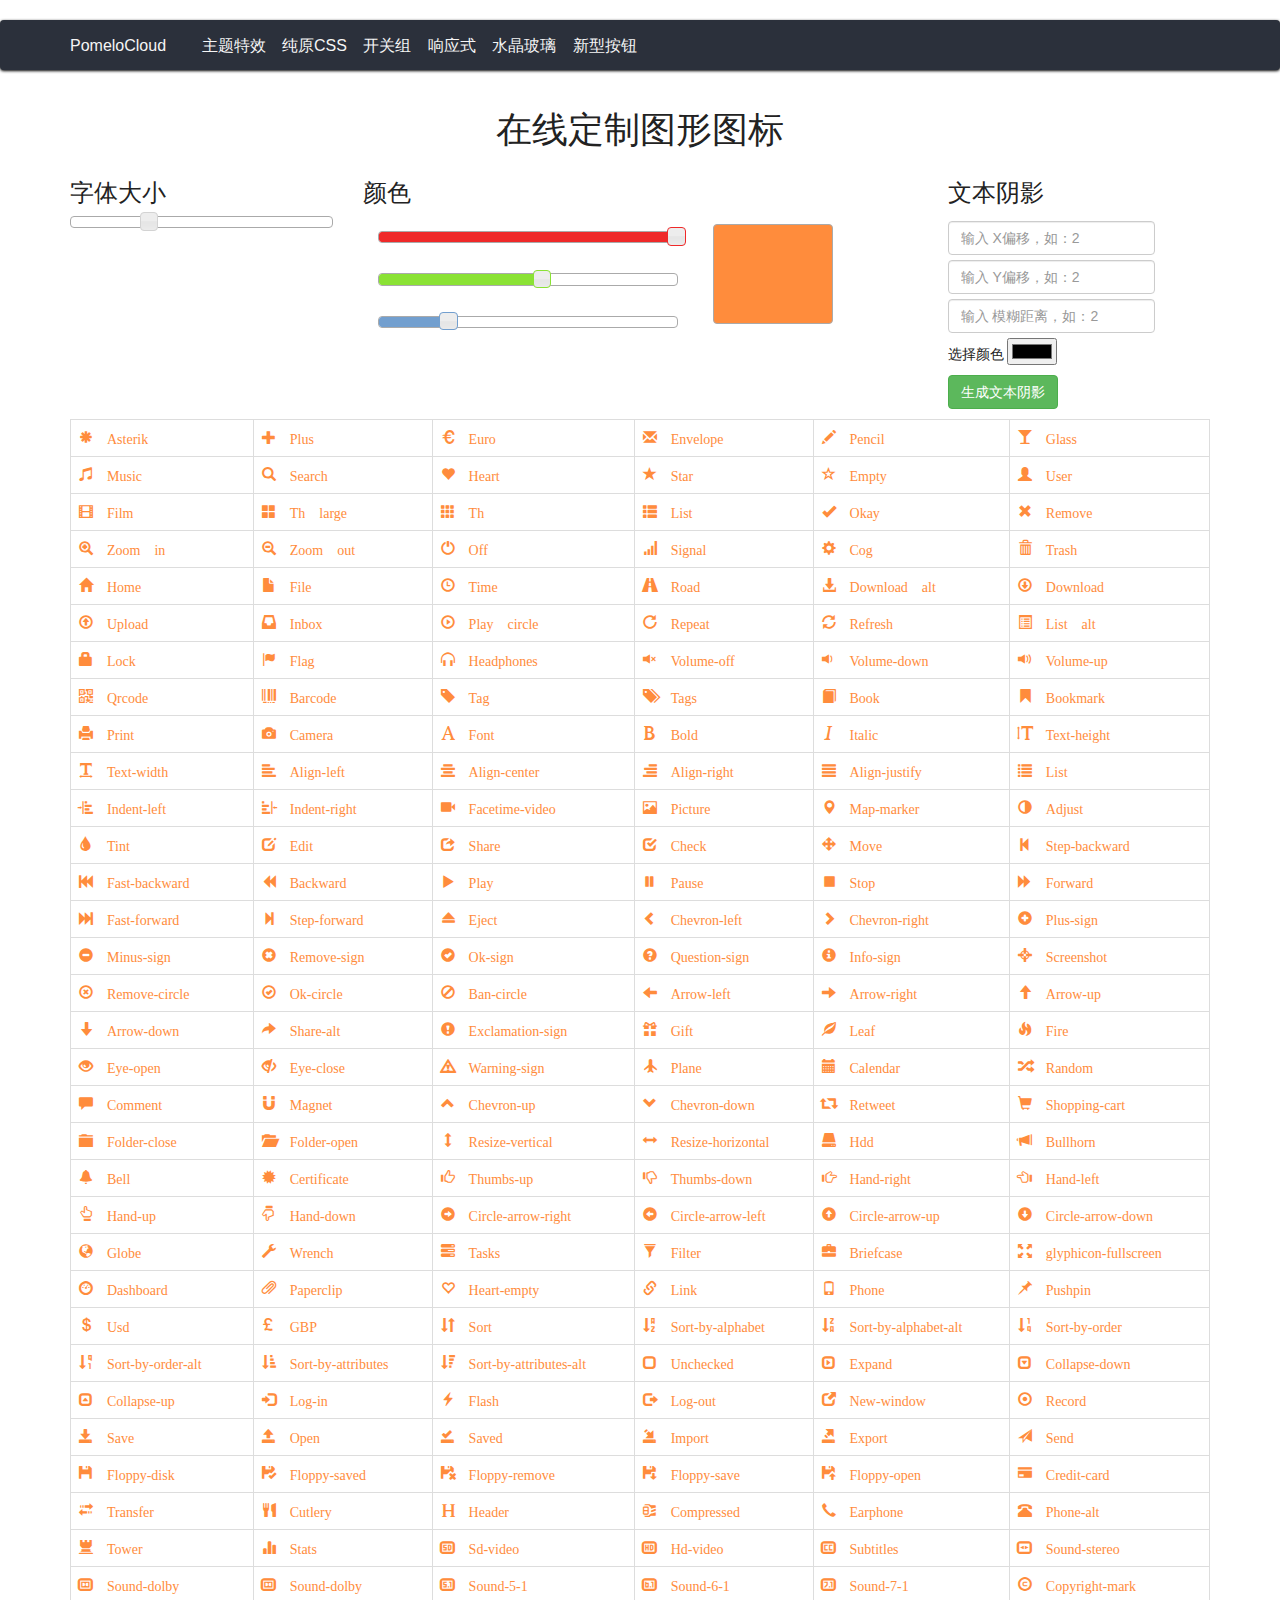
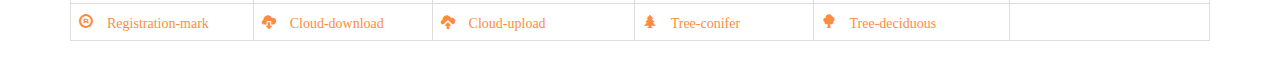
<file: view-effect-display/Glyphicons/index.html>
<!DOCTYPE html>
<html>
<head>
  <meta http-equiv="Content-Type" content="text/html; charset=UTF-8">
  <title>在线定制图形图标 - PomeloCloud</title>
  <meta name="viewport" content="width=device-width, initial-scale=1.0">
  <meta name="apple-mobile-web-app-capable" content="yes">
  <meta name="keywords" content="icon,font,customize,glyphicons,bootstrap,jQuery,字形,图标,免费图标,在线制作图标,免费字体">
  <link rel="icon" href="https://file.uzykj.com/favicon.ico">
  <link rel="stylesheet" href="./public/bootstrap.min.css" media="screen">
  <link rel="stylesheet" href="./public/jquery-ui.css">
  <link rel="stylesheet" href="./public/index.css">

  <script src="./public/jquery.min.js"></script>
  <script src="./public/jquery-ui.min.js"></script>
  <script src="https://apps.bdimg.com/libs/html5shiv/3.7/html5shiv.min.js"></script>
  <script src="https://apps.bdimg.com/libs/respond.js/1.4.2/respond.js"></script>
</head>
<body class="ui-widget-content" style="border: 0;">
<header class="navbar">
  <div class="container">
        <span>
            <a href="https://pomelo.work">PomeloCloud</a>
        </span>
    <ul>
      <li><a href="https://pomelo.work/BootstrapExtend/index.html" target="_blank">主题特效</a></li>
      <li><a href="https://pomelo.work/BootstrapExtend/css-checkbox-radios.html">纯原CSS</a></li>
      <li><a href="https://pomelo.work/BootstrapExtend/power-button-group.html">开关组</a></li>
      <li><a href="https://pomelo.work/NiceButton/index.html">响应式</a></li>
      <li><a href="https://pomelo.work/NiceButton/crystal-glass.html">水晶玻璃</a></li>
      <li><a href="https://pomelo.work/NiceButton/newbutton.html">新型按钮</a></li>
    </ul>
  </div>
</header>
<div class="container">
  <div class="row">
    <div class="col-lg-12 col-md-12 text-center">
      <h1>在线定制图形图标</h1>
    </div>
    <div class="col-lg-3">
      <h3>字体大小</h3>
      <div id="slider" class="ui-slider ui-slider-horizontal ui-widget ui-widget-content ui-corner-all"
           aria-disabled="false">
        <a class="ui-slider-handle ui-state-default ui-corner-all"
           href="https://www.runoob.com/try/demo_source/bootstrap-glyph-customization.htm#"
           style="left: 30%;"></a>
      </div>
      <p id="slider-value"></p>
    </div>
    <div class="col-lg-6">
      <h3>颜色</h3>
      <div id="red" class="ui-slider ui-slider-horizontal ui-widget ui-widget-content ui-corner-all"
           aria-disabled="false">
        <div class="ui-slider-range ui-widget-header ui-corner-all ui-slider-range-min"
             style="width: 100%;"></div>
        <a class="ui-slider-handle ui-state-default ui-corner-all"
           href="https://www.runoob.com/try/demo_source/bootstrap-glyph-customization.htm#"
           style="left: 100%;"></a></div>
      <div id="green" class="ui-slider ui-slider-horizontal ui-widget ui-widget-content ui-corner-all"
           aria-disabled="false">
        <div class="ui-slider-range ui-widget-header ui-corner-all ui-slider-range-min"
             style="width: 54.902%;"></div>
        <a class="ui-slider-handle ui-state-default ui-corner-all"
           href="https://www.runoob.com/try/demo_source/bootstrap-glyph-customization.htm#"
           style="left: 54.902%;"></a></div>
      <div id="blue" class="ui-slider ui-slider-horizontal ui-widget ui-widget-content ui-corner-all"
           aria-disabled="false">
        <div class="ui-slider-range ui-widget-header ui-corner-all ui-slider-range-min"
             style="width: 23.5294%;"></div>
        <a class="ui-slider-handle ui-state-default ui-corner-all"
           href="https://www.runoob.com/try/demo_source/bootstrap-glyph-customization.htm#"
           style="left: 23.5294%;"></a></div>
      <div id="swatch" class="ui-widget-content ui-corner-all" style="background-color: rgb(255, 140, 60);"></div>
    </div>
    <div class="col-lg-3">
      <h3>文本阴影</h3>
      <form class="form-inline" role="form">
        <div class="form-group">
          <label class="sr-only" for="offsetx">Offset X</label>
          <input type="text" class="form-control" id="offsetx" placeholder="输入 X偏移，如：2">
        </div>
        <div class="form-group">
          <label class="sr-only" for="offsety">Offset Y</label>
          <input type="text" class="form-control" id="offsety" placeholder="输入 Y偏移，如：2">
        </div>
        <div class="form-group">
          <label class="sr-only" for="blur">Blur distance</label>
          <input type="text" class="form-control" id="blur" placeholder="输入 模糊距离，如：2">
        </div>
        <div style="width: 100%">
          选择颜色 <input type="color" id="color" value="#000000" list="colors">
          <div class="alert alert-error" style="display:none;">input[type=color] is not available on your
            browser
          </div>
          <datalist id="colors">
            <option>#ff0000</option>
            <option>#0000ff</option>
            <option>#00ff00</option>
            <option>#ffff00</option>
            <option>#00ffff</option>
            <option>#f00</option> <!--invalid-->
            <option>red</option> <!--invalid-->
          </datalist>
        </div>
        <button type="button" class="btn btn-success" style="margin: 10px 0 10px 0" onclick="CreateShadow();">
          生成文本阴影
        </button>
      </form>
    </div>
  </div>
  <div class="row">
    <div class="col-lg-12">
      <p id="code" style="display: none"></p>
      <table class="table table-bordered">
        <tbody>
        <tr>
          <td><span class="glyphicon glyphicon-asterisk" style="color: rgb(255, 140, 60);"> Asterik</span>
          </td>
          <td><span class="glyphicon glyphicon-plus" style="color: rgb(255, 140, 60);"> Plus</span></td>
          <td><span class="glyphicon glyphicon-euro" style="color: rgb(255, 140, 60);"> Euro</span></td>
          <td><span class="glyphicon glyphicon-envelope" style="color: rgb(255, 140, 60);"> Envelope</span>
          </td>
          <td><span class="glyphicon glyphicon-pencil" style="color: rgb(255, 140, 60);"> Pencil</span></td>
          <td><span class="glyphicon glyphicon-glass" style="color: rgb(255, 140, 60);"> Glass</span></td>
        </tr>
        <tr>
          <td><span class="glyphicon glyphicon-music" style="color: rgb(255, 140, 60);"> Music</span></td>
          <td><span class="glyphicon glyphicon-search" style="color: rgb(255, 140, 60);"> Search</span></td>
          <td><span class="glyphicon glyphicon-heart" style="color: rgb(255, 140, 60);"> Heart</span></td>
          <td><span class="glyphicon glyphicon-star" style="color: rgb(255, 140, 60);"> Star</span></td>
          <td><span class="glyphicon glyphicon-star-empty" style="color: rgb(255, 140, 60);"> Empty</span>
          </td>
          <td><span class="glyphicon glyphicon-user" style="color: rgb(255, 140, 60);"> User</span></td>
        </tr>
        <tr>
          <td><span class="glyphicon glyphicon-film" style="color: rgb(255, 140, 60);"> Film</span></td>
          <td><span class="glyphicon glyphicon-th-large" style="color: rgb(255, 140, 60);"> Th large</span>
          </td>
          <td><span class="glyphicon glyphicon-th" style="color: rgb(255, 140, 60);"> Th</span></td>
          <td><span class="glyphicon glyphicon-th-list" style="color: rgb(255, 140, 60);"> List</span></td>
          <td><span class="glyphicon glyphicon-ok" style="color: rgb(255, 140, 60);"> Okay</span></td>
          <td><span class="glyphicon glyphicon-remove" style="color: rgb(255, 140, 60);"> Remove</span></td>
        </tr>
        <tr>
          <td><span class="glyphicon glyphicon-zoom-in" style="color: rgb(255, 140, 60);"> Zoom in</span></td>
          <td><span class="glyphicon glyphicon-zoom-out" style="color: rgb(255, 140, 60);"> Zoom out</span>
          </td>
          <td><span class="glyphicon glyphicon-off" style="color: rgb(255, 140, 60);"> Off</span></td>
          <td><span class="glyphicon glyphicon-signal" style="color: rgb(255, 140, 60);"> Signal</span></td>
          <td><span class="glyphicon glyphicon-cog" style="color: rgb(255, 140, 60);"> Cog</span></td>
          <td><span class="glyphicon glyphicon-trash" style="color: rgb(255, 140, 60);"> Trash</span></td>
        </tr>
        <tr>
          <td><span class="glyphicon glyphicon-home" style="color: rgb(255, 140, 60);"> Home</span></td>
          <td><span class="glyphicon glyphicon-file" style="color: rgb(255, 140, 60);"> File</span></td>
          <td><span class="glyphicon glyphicon-time" style="color: rgb(255, 140, 60);"> Time</span></td>
          <td><span class="glyphicon glyphicon-road" style="color: rgb(255, 140, 60);"> Road</span></td>
          <td><span class="glyphicon glyphicon-download-alt"
                    style="color: rgb(255, 140, 60);"> Download alt</span></td>
          <td><span class="glyphicon glyphicon-download" style="color: rgb(255, 140, 60);"> Download</span>
          </td>
        </tr>
        <tr>
          <td><span class="glyphicon glyphicon-upload" style="color: rgb(255, 140, 60);"> Upload</span></td>
          <td><span class="glyphicon glyphicon-inbox" style="color: rgb(255, 140, 60);"> Inbox</span></td>
          <td><span class="glyphicon glyphicon-play-circle"
                    style="color: rgb(255, 140, 60);"> Play circle</span></td>
          <td><span class="glyphicon glyphicon-repeat" style="color: rgb(255, 140, 60);"> Repeat</span></td>
          <td><span class="glyphicon glyphicon-refresh" style="color: rgb(255, 140, 60);"> Refresh</span></td>
          <td><span class="glyphicon glyphicon-list-alt" style="color: rgb(255, 140, 60);"> List alt</span>
          </td>
        </tr>
        <tr>
          <td><span class="glyphicon glyphicon-lock" style="color: rgb(255, 140, 60);"> Lock</span></td>
          <td><span class="glyphicon glyphicon-flag" style="color: rgb(255, 140, 60);"> Flag</span></td>
          <td><span class="glyphicon glyphicon-headphones"
                    style="color: rgb(255, 140, 60);"> Headphones</span></td>
          <td><span class="glyphicon glyphicon-volume-off"
                    style="color: rgb(255, 140, 60);"> Volume-off</span></td>
          <td><span class="glyphicon glyphicon-volume-down"
                    style="color: rgb(255, 140, 60);"> Volume-down</span></td>
          <td><span class="glyphicon glyphicon-volume-up" style="color: rgb(255, 140, 60);"> Volume-up</span>
          </td>
        </tr>
        <tr>
          <td><span class="glyphicon glyphicon-qrcode" style="color: rgb(255, 140, 60);"> Qrcode</span></td>
          <td><span class="glyphicon glyphicon-barcode" style="color: rgb(255, 140, 60);"> Barcode</span></td>
          <td><span class="glyphicon glyphicon-tag" style="color: rgb(255, 140, 60);"> Tag</span></td>
          <td><span class="glyphicon glyphicon-tags" style="color: rgb(255, 140, 60);"> Tags</span></td>
          <td><span class="glyphicon glyphicon-book" style="color: rgb(255, 140, 60);"> Book</span></td>
          <td><span class="glyphicon glyphicon-bookmark" style="color: rgb(255, 140, 60);"> Bookmark</span>
          </td>
        </tr>
        <tr>
          <td><span class="glyphicon glyphicon-print" style="color: rgb(255, 140, 60);"> Print</span></td>
          <td><span class="glyphicon glyphicon-camera" style="color: rgb(255, 140, 60);"> Camera</span></td>
          <td><span class="glyphicon glyphicon-font" style="color: rgb(255, 140, 60);"> Font</span></td>
          <td><span class="glyphicon glyphicon-bold" style="color: rgb(255, 140, 60);"> Bold</span></td>
          <td><span class="glyphicon glyphicon-italic" style="color: rgb(255, 140, 60);"> Italic</span></td>
          <td><span class="glyphicon glyphicon-text-height"
                    style="color: rgb(255, 140, 60);"> Text-height</span></td>
        </tr>
        <tr>
          <td><span class="glyphicon glyphicon-text-width"
                    style="color: rgb(255, 140, 60);"> Text-width</span></td>
          <td><span class="glyphicon glyphicon-align-left"
                    style="color: rgb(255, 140, 60);"> Align-left</span></td>
          <td><span class="glyphicon glyphicon-align-center"
                    style="color: rgb(255, 140, 60);"> Align-center</span></td>
          <td><span class="glyphicon glyphicon-align-right"
                    style="color: rgb(255, 140, 60);"> Align-right</span></td>
          <td><span class="glyphicon glyphicon-align-justify"
                    style="color: rgb(255, 140, 60);"> Align-justify</span></td>
          <td><span class="glyphicon glyphicon-list" style="color: rgb(255, 140, 60);">   List</span></td>
        </tr>
        <tr>
          <td><span class="glyphicon glyphicon-indent-left"
                    style="color: rgb(255, 140, 60);"> Indent-left</span></td>
          <td><span class="glyphicon glyphicon-indent-right"
                    style="color: rgb(255, 140, 60);"> Indent-right</span></td>
          <td><span class="glyphicon glyphicon-facetime-video" style="color: rgb(255, 140, 60);"> Facetime-video</span>
          </td>
          <td><span class="glyphicon glyphicon-picture" style="color: rgb(255, 140, 60);">  Picture</span>
          </td>
          <td><span class="glyphicon glyphicon-map-marker"
                    style="color: rgb(255, 140, 60);"> Map-marker</span></td>
          <td><span class="glyphicon glyphicon-adjust" style="color: rgb(255, 140, 60);">   Adjust</span></td>
        </tr>
        <tr>
          <td><span class="glyphicon glyphicon-tint" style="color: rgb(255, 140, 60);"> Tint</span></td>
          <td><span class="glyphicon glyphicon-edit" style="color: rgb(255, 140, 60);"> Edit</span></td>
          <td><span class="glyphicon glyphicon-share" style="color: rgb(255, 140, 60);"> Share</span></td>
          <td><span class="glyphicon glyphicon-check" style="color: rgb(255, 140, 60);">  Check</span></td>
          <td><span class="glyphicon glyphicon-move" style="color: rgb(255, 140, 60);"> Move</span></td>
          <td><span class="glyphicon glyphicon-step-backward"
                    style="color: rgb(255, 140, 60);"> Step-backward</span></td>
        </tr>
        <tr>
          <td><span class="glyphicon glyphicon-fast-backward"
                    style="color: rgb(255, 140, 60);"> Fast-backward</span></td>
          <td><span class="glyphicon glyphicon-backward" style="color: rgb(255, 140, 60);"> Backward</span>
          </td>
          <td><span class="glyphicon glyphicon-play" style="color: rgb(255, 140, 60);"> Play</span></td>
          <td><span class="glyphicon glyphicon-pause" style="color: rgb(255, 140, 60);"> Pause</span></td>
          <td><span class="glyphicon glyphicon-stop" style="color: rgb(255, 140, 60);"> Stop</span></td>
          <td><span class="glyphicon glyphicon-forward" style="color: rgb(255, 140, 60);"> Forward</span></td>
        </tr>
        <tr>
          <td><span class="glyphicon glyphicon-fast-forward"
                    style="color: rgb(255, 140, 60);"> Fast-forward</span></td>
          <td><span class="glyphicon glyphicon-step-forward"
                    style="color: rgb(255, 140, 60);"> Step-forward</span></td>
          <td><span class="glyphicon glyphicon-eject" style="color: rgb(255, 140, 60);"> Eject</span></td>
          <td><span class="glyphicon glyphicon-chevron-left"
                    style="color: rgb(255, 140, 60);"> Chevron-left</span></td>
          <td><span class="glyphicon glyphicon-chevron-right"
                    style="color: rgb(255, 140, 60);"> Chevron-right</span></td>
          <td><span class="glyphicon glyphicon-plus-sign" style="color: rgb(255, 140, 60);">  Plus-sign</span>
          </td>
        </tr>
        <tr>
          <td><span class="glyphicon glyphicon-minus-sign"
                    style="color: rgb(255, 140, 60);"> Minus-sign</span></td>
          <td><span class="glyphicon glyphicon-remove-sign"
                    style="color: rgb(255, 140, 60);"> Remove-sign</span></td>
          <td><span class="glyphicon glyphicon-ok-sign" style="color: rgb(255, 140, 60);"> Ok-sign</span></td>
          <td><span class="glyphicon glyphicon-question-sign"
                    style="color: rgb(255, 140, 60);"> Question-sign</span></td>
          <td><span class="glyphicon glyphicon-info-sign" style="color: rgb(255, 140, 60);"> Info-sign</span>
          </td>
          <td><span class="glyphicon glyphicon-screenshot"
                    style="color: rgb(255, 140, 60);">  Screenshot</span></td>
        </tr>
        <tr>
          <td><span class="glyphicon glyphicon-remove-circle"
                    style="color: rgb(255, 140, 60);"> Remove-circle</span></td>
          <td><span class="glyphicon glyphicon-ok-circle" style="color: rgb(255, 140, 60);"> Ok-circle</span>
          </td>
          <td><span class="glyphicon glyphicon-ban-circle"
                    style="color: rgb(255, 140, 60);"> Ban-circle</span></td>
          <td><span class="glyphicon glyphicon-arrow-left"
                    style="color: rgb(255, 140, 60);"> Arrow-left</span></td>
          <td><span class="glyphicon glyphicon-arrow-right"
                    style="color: rgb(255, 140, 60);"> Arrow-right</span></td>
          <td><span class="glyphicon glyphicon-arrow-up" style="color: rgb(255, 140, 60);">  Arrow-up</span>
          </td>
        </tr>
        <tr>
          <td><span class="glyphicon glyphicon-arrow-down"
                    style="color: rgb(255, 140, 60);"> Arrow-down</span></td>
          <td><span class="glyphicon glyphicon-share-alt" style="color: rgb(255, 140, 60);"> Share-alt</span>
          </td>
          <td><span class="glyphicon glyphicon-exclamation-sign"
                    style="color: rgb(255, 140, 60);"> Exclamation-sign</span>
          </td>
          <td><span class="glyphicon glyphicon-gift" style="color: rgb(255, 140, 60);"> Gift</span></td>
          <td><span class="glyphicon glyphicon-leaf" style="color: rgb(255, 140, 60);"> Leaf</span></td>
          <td><span class="glyphicon glyphicon-fire" style="color: rgb(255, 140, 60);"> Fire</span></td>
        </tr>
        <tr>
          <td><span class="glyphicon glyphicon-eye-open" style="color: rgb(255, 140, 60);"> Eye-open</span>
          </td>
          <td><span class="glyphicon glyphicon-eye-close" style="color: rgb(255, 140, 60);"> Eye-close</span>
          </td>
          <td><span class="glyphicon glyphicon-warning-sign"
                    style="color: rgb(255, 140, 60);"> Warning-sign</span></td>
          <td><span class="glyphicon glyphicon-plane" style="color: rgb(255, 140, 60);"> Plane</span></td>
          <td><span class="glyphicon glyphicon-calendar" style="color: rgb(255, 140, 60);"> Calendar</span>
          </td>
          <td><span class="glyphicon glyphicon-random" style="color: rgb(255, 140, 60);"> Random</span></td>
        </tr>
        <tr>
          <td><span class="glyphicon glyphicon-comment" style="color: rgb(255, 140, 60);"> Comment</span></td>
          <td><span class="glyphicon glyphicon-magnet" style="color: rgb(255, 140, 60);"> Magnet</span></td>
          <td><span class="glyphicon glyphicon-chevron-up"
                    style="color: rgb(255, 140, 60);"> Chevron-up</span></td>
          <td><span class="glyphicon glyphicon-chevron-down"
                    style="color: rgb(255, 140, 60);"> Chevron-down</span></td>
          <td><span class="glyphicon glyphicon-retweet" style="color: rgb(255, 140, 60);"> Retweet</span></td>
          <td><span class="glyphicon glyphicon-shopping-cart"
                    style="color: rgb(255, 140, 60);"> Shopping-cart</span></td>
        </tr>
        <tr>
          <td><span class="glyphicon glyphicon-folder-close"
                    style="color: rgb(255, 140, 60);"> Folder-close</span></td>
          <td><span class="glyphicon glyphicon-folder-open"
                    style="color: rgb(255, 140, 60);"> Folder-open</span></td>
          <td><span class="glyphicon glyphicon-resize-vertical"
                    style="color: rgb(255, 140, 60);"> Resize-vertical</span>
          </td>
          <td><span class="glyphicon glyphicon-resize-horizontal"
                    style="color: rgb(255, 140, 60);"> Resize-horizontal</span>
          </td>
          <td><span class="glyphicon glyphicon-hdd" style="color: rgb(255, 140, 60);"> Hdd</span></td>
          <td><span class="glyphicon glyphicon-bullhorn" style="color: rgb(255, 140, 60);"> Bullhorn</span>
          </td>
        </tr>
        <tr>
          <td><span class="glyphicon glyphicon-bell" style="color: rgb(255, 140, 60);"> Bell</span></td>
          <td><span class="glyphicon glyphicon-certificate"
                    style="color: rgb(255, 140, 60);"> Certificate</span></td>
          <td><span class="glyphicon glyphicon-thumbs-up" style="color: rgb(255, 140, 60);"> Thumbs-up</span>
          </td>
          <td><span class="glyphicon glyphicon-thumbs-down"
                    style="color: rgb(255, 140, 60);"> Thumbs-down</span></td>
          <td><span class="glyphicon glyphicon-hand-right"
                    style="color: rgb(255, 140, 60);"> Hand-right</span></td>
          <td><span class="glyphicon glyphicon-hand-left" style="color: rgb(255, 140, 60);"> Hand-left</span>
          </td>
        </tr>
        <tr>
          <td><span class="glyphicon glyphicon-hand-up" style="color: rgb(255, 140, 60);"> Hand-up</span></td>
          <td><span class="glyphicon glyphicon-hand-down" style="color: rgb(255, 140, 60);"> Hand-down</span>
          </td>
          <td><span class="glyphicon glyphicon-circle-arrow-right"
                    style="color: rgb(255, 140, 60);"> Circle-arrow-right</span>
          </td>
          <td><span class="glyphicon glyphicon-circle-arrow-left"
                    style="color: rgb(255, 140, 60);"> Circle-arrow-left</span>
          </td>
          <td><span class="glyphicon glyphicon-circle-arrow-up"
                    style="color: rgb(255, 140, 60);"> Circle-arrow-up</span>
          </td>
          <td><span class="glyphicon glyphicon-circle-arrow-down"
                    style="color: rgb(255, 140, 60);"> Circle-arrow-down</span>
          </td>
        </tr>
        <tr>
          <td><span class="glyphicon glyphicon-globe" style="color: rgb(255, 140, 60);"> Globe</span></td>
          <td><span class="glyphicon glyphicon-wrench" style="color: rgb(255, 140, 60);"> Wrench</span></td>
          <td><span class="glyphicon glyphicon-tasks" style="color: rgb(255, 140, 60);"> Tasks</span></td>
          <td><span class="glyphicon glyphicon-filter" style="color: rgb(255, 140, 60);"> Filter</span></td>
          <td><span class="glyphicon glyphicon-briefcase" style="color: rgb(255, 140, 60);"> Briefcase</span>
          </td>
          <td><span class="glyphicon glyphicon-fullscreen"
                    style="color: rgb(255, 140, 60);"> glyphicon-fullscreen</span>
          </td>
        </tr>
        <tr>
          <td><span class="glyphicon glyphicon-dashboard" style="color: rgb(255, 140, 60);"> Dashboard</span>
          </td>
          <td><span class="glyphicon glyphicon-paperclip" style="color: rgb(255, 140, 60);"> Paperclip</span>
          </td>
          <td><span class="glyphicon glyphicon-heart-empty"
                    style="color: rgb(255, 140, 60);"> Heart-empty</span></td>
          <td><span class="glyphicon glyphicon-link" style="color: rgb(255, 140, 60);"> Link</span></td>
          <td><span class="glyphicon glyphicon-phone" style="color: rgb(255, 140, 60);"> Phone</span></td>
          <td><span class="glyphicon glyphicon-pushpin" style="color: rgb(255, 140, 60);"> Pushpin</span></td>
        </tr>
        <tr>
          <td><span class="glyphicon glyphicon-usd" style="color: rgb(255, 140, 60);"> Usd</span></td>
          <td><span class="glyphicon glyphicon-gbp" style="color: rgb(255, 140, 60);"> GBP</span></td>
          <td><span class="glyphicon glyphicon-sort" style="color: rgb(255, 140, 60);"> Sort</span></td>
          <td><span class="glyphicon glyphicon-sort-by-alphabet"
                    style="color: rgb(255, 140, 60);"> Sort-by-alphabet</span>
          </td>
          <td><span class="glyphicon glyphicon-sort-by-alphabet-alt" style="color: rgb(255, 140, 60);"> Sort-by-alphabet-alt</span>
          </td>
          <td><span class="glyphicon glyphicon-sort-by-order"
                    style="color: rgb(255, 140, 60);"> Sort-by-order</span></td>
        </tr>
        <tr>
          <td><span class="glyphicon glyphicon-sort-by-order-alt"
                    style="color: rgb(255, 140, 60);"> Sort-by-order-alt</span>
          </td>
          <td><span class="glyphicon glyphicon-sort-by-attributes"
                    style="color: rgb(255, 140, 60);"> Sort-by-attributes</span>
          </td>
          <td><span class="glyphicon glyphicon-sort-by-attributes-alt" style="color: rgb(255, 140, 60);"> Sort-by-attributes-alt</span>
          </td>
          <td><span class="glyphicon glyphicon-unchecked" style="color: rgb(255, 140, 60);"> Unchecked</span>
          </td>
          <td><span class="glyphicon glyphicon-expand" style="color: rgb(255, 140, 60);"> Expand</span></td>
          <td><span class="glyphicon glyphicon-collapse-down"
                    style="color: rgb(255, 140, 60);"> Collapse-down</span></td>
        </tr>
        <tr>
          <td><span class="glyphicon glyphicon-collapse-up"
                    style="color: rgb(255, 140, 60);"> Collapse-up</span></td>
          <td><span class="glyphicon glyphicon-log-in" style="color: rgb(255, 140, 60);"> Log-in</span></td>
          <td><span class="glyphicon glyphicon-flash" style="color: rgb(255, 140, 60);"> Flash</span></td>
          <td><span class="glyphicon glyphicon-log-out" style="color: rgb(255, 140, 60);"> Log-out</span></td>
          <td><span class="glyphicon glyphicon-new-window"
                    style="color: rgb(255, 140, 60);"> New-window</span></td>
          <td><span class="glyphicon glyphicon-record" style="color: rgb(255, 140, 60);"> Record</span></td>
        </tr>
        <tr>
          <td><span class="glyphicon glyphicon-save" style="color: rgb(255, 140, 60);"> Save</span></td>
          <td><span class="glyphicon glyphicon-open" style="color: rgb(255, 140, 60);"> Open</span></td>
          <td><span class="glyphicon glyphicon-saved" style="color: rgb(255, 140, 60);"> Saved</span></td>
          <td><span class="glyphicon glyphicon-import" style="color: rgb(255, 140, 60);"> Import</span></td>
          <td><span class="glyphicon glyphicon-export" style="color: rgb(255, 140, 60);"> Export</span></td>
          <td><span class="glyphicon glyphicon-send" style="color: rgb(255, 140, 60);"> Send</span></td>
        </tr>
        <tr>
          <td><span class="glyphicon glyphicon-floppy-disk"
                    style="color: rgb(255, 140, 60);"> Floppy-disk</span></td>
          <td><span class="glyphicon glyphicon-floppy-saved"
                    style="color: rgb(255, 140, 60);"> Floppy-saved</span></td>
          <td><span class="glyphicon glyphicon-floppy-remove"
                    style="color: rgb(255, 140, 60);"> Floppy-remove</span></td>
          <td><span class="glyphicon glyphicon-floppy-save"
                    style="color: rgb(255, 140, 60);"> Floppy-save</span></td>
          <td><span class="glyphicon glyphicon-floppy-open"
                    style="color: rgb(255, 140, 60);"> Floppy-open</span></td>
          <td><span class="glyphicon glyphicon-credit-card"
                    style="color: rgb(255, 140, 60);"> Credit-card</span></td>
        </tr>
        <tr>
          <td><span class="glyphicon glyphicon-transfer" style="color: rgb(255, 140, 60);"> Transfer</span>
          </td>
          <td><span class="glyphicon glyphicon-cutlery" style="color: rgb(255, 140, 60);"> Cutlery</span></td>
          <td><span class="glyphicon glyphicon-header" style="color: rgb(255, 140, 60);"> Header</span></td>
          <td><span class="glyphicon glyphicon-compressed"
                    style="color: rgb(255, 140, 60);"> Compressed</span></td>
          <td><span class="glyphicon glyphicon-earphone" style="color: rgb(255, 140, 60);"> Earphone</span>
          </td>
          <td><span class="glyphicon glyphicon-phone-alt" style="color: rgb(255, 140, 60);"> Phone-alt</span>
          </td>
        </tr>
        <tr>
          <td><span class="glyphicon glyphicon-tower" style="color: rgb(255, 140, 60);"> Tower</span></td>
          <td><span class="glyphicon glyphicon-stats" style="color: rgb(255, 140, 60);"> Stats</span></td>
          <td><span class="glyphicon glyphicon-sd-video" style="color: rgb(255, 140, 60);"> Sd-video</span>
          </td>
          <td><span class="glyphicon glyphicon-hd-video" style="color: rgb(255, 140, 60);"> Hd-video</span>
          </td>
          <td><span class="glyphicon glyphicon-subtitles" style="color: rgb(255, 140, 60);"> Subtitles</span>
          </td>
          <td><span class="glyphicon glyphicon-sound-stereo"
                    style="color: rgb(255, 140, 60);"> Sound-stereo</span></td>
        </tr>
        <tr>
          <td><span class="glyphicon glyphicon-sound-dolby"
                    style="color: rgb(255, 140, 60);"> Sound-dolby</span></td>
          <td><span class="glyphicon glyphicon-sound-dolby"
                    style="color: rgb(255, 140, 60);"> Sound-dolby</span></td>
          <td><span class="glyphicon glyphicon-sound-5-1" style="color: rgb(255, 140, 60);"> Sound-5-1</span>
          </td>
          <td><span class="glyphicon glyphicon-sound-6-1" style="color: rgb(255, 140, 60);"> Sound-6-1</span>
          </td>
          <td><span class="glyphicon glyphicon-sound-7-1" style="color: rgb(255, 140, 60);"> Sound-7-1</span>
          </td>
          <td><span class="glyphicon glyphicon-copyright-mark" style="color: rgb(255, 140, 60);"> Copyright-mark</span>
          </td>
        </tr>


        <tr>
          <td><span class="glyphicon glyphicon-registration-mark"
                    style="color: rgb(255, 140, 60);"> Registration-mark</span>
          </td>
          <td><span class="glyphicon glyphicon-cloud-download" style="color: rgb(255, 140, 60);"> Cloud-download</span>
          </td>
          <td><span class="glyphicon glyphicon-cloud-upload"
                    style="color: rgb(255, 140, 60);"> Cloud-upload</span></td>
          <td><span class="glyphicon glyphicon-tree-conifer"
                    style="color: rgb(255, 140, 60);"> Tree-conifer</span></td>
          <td><span class="glyphicon glyphicon-tree-deciduous" style="color: rgb(255, 140, 60);"> Tree-deciduous</span>
          </td>
          <td></td>
        </tr>
        </tbody>
      </table>
    </div>
  </div>
</div>

<script src="./public/bootstrap.min.js"></script>
<script src="./public/change.js"></script>
</body>
</html>
</file>
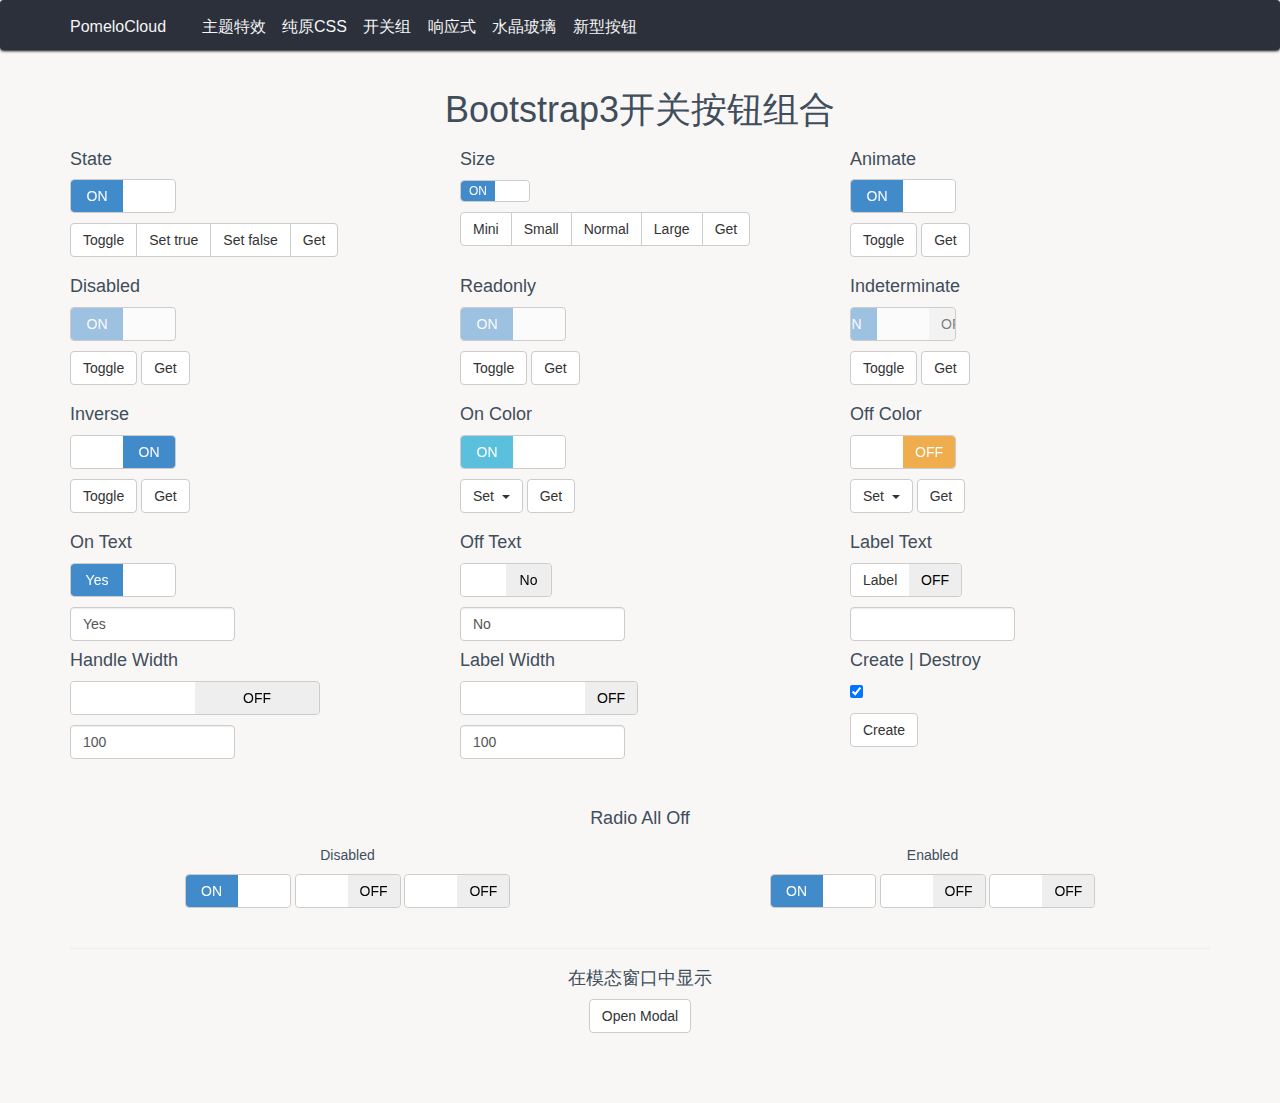
<file: view-effect-display/BootstrapExtend/power-button-group.html>
<!doctype html>
<html lang="zh">
<head>
  <meta charset="UTF-8">
  <meta http-equiv="X-UA-Compatible" content="IE=edge,chrome=1">
  <meta name="viewport" content="width=device-width, initial-scale=1.0">
  <title>Bootstrap3开关按钮组合 - PomeloCloud</title>
  <link rel="icon" href="https://file.uzykj.com/favicon.ico">
  <link rel="stylesheet" href="https://maxcdn.bootstrapcdn.com/bootstrap/3.3.2/css/bootstrap.min.css">
  <link href="./public/power/css/default.css" rel="stylesheet">
  <link href="./public/power/css/highlight.css" rel="stylesheet">
  <link href="./public/power/css/bootstrap-switch.css" rel="stylesheet">
  <link href="./public/power/css/docs.min.css" rel="stylesheet">
  <link href="./public/power/css/main.css" rel="stylesheet">

  <style type="text/css">
      body {
          font-family: "Segoe UI", "Lucida Grande", Helvetica, Arial, "Microsoft YaHei", FreeSans, Arimo, "Droid Sans", "wenquanyi micro hei", "Hiragino Sans GB", "Hiragino Sans GB W3", "FontAwesome", sans-serif;
      }

      .bs-docs-header h1 {
          font-size: 1.5em;
          font-family: "Segoe UI", "Lucida Grande", Helvetica, Arial, "Microsoft YaHei", FreeSans, Arimo, "Droid Sans", "wenquanyi micro hei", "Hiragino Sans GB", "Hiragino Sans GB W3", "FontAwesome", sans-serif;
      }

      .bs-docs-header h1 span {
          display: block;
          font-size: 60%;
          font-weight: 400;
          padding: 0.8em 0 0.5em 0;
          color: #c3c8cd;
      }

      .htmleaf-icon {
          color: #fff;
      }

      .container {
          margin: 20px auto;
      }
  </style>
</head>
<body>
<header class="navbar">
  <div class="container">
        <span>
            <a href="https://pomelo.work">PomeloCloud</a>
        </span>
    <ul>
      <li><a href="https://pomelo.work/BootstrapExtend/index.html" target="_blank">主题特效</a></li>
      <li><a href="https://pomelo.work/BootstrapExtend/css-checkbox-radios.html">纯原CSS</a></li>
      <li><a href="https://pomelo.work/BootstrapExtend/power-button-group.html">开关组</a></li>
      <li><a href="https://pomelo.work/NiceButton/index.html">响应式</a></li>
      <li><a href="https://pomelo.work/NiceButton/crystal-glass.html">水晶玻璃</a></li>
      <li><a href="https://pomelo.work/NiceButton/newbutton.html">新型按钮</a></li>
    </ul>
  </div>
</header>
<main id="content" role="main">
  <div class="container">
    <div class="row">
      <div class="col-lg-12 col-md-12 text-center">
        <h1>Bootstrap3开关按钮组合</h1>
      </div>
    </div>
    <div class="row">
      <div class="col-sm-6 col-lg-4">
        <h2 class="h4">State</h2>
        <p>
          <input id="switch-state" type="checkbox" checked>
        </p>
        <div class="btn-group">
          <button type="button" data-switch-toggle="state" class="btn btn-default">Toggle</button>
          <button type="button" data-switch-set="state" data-switch-value="true" class="btn btn-default">Set true
          </button>
          <button type="button" data-switch-set="state" data-switch-value="false" class="btn btn-default">Set false
          </button>
          <button type="button" data-switch-get="state" class="btn btn-default">Get</button>
        </div>
      </div>
      <div class="col-sm-6 col-lg-4">
        <h2 class="h4">Size</h2>
        <p>
          <input id="switch-size" type="checkbox" checked data-size="mini">
        </p>
        <div class="btn-group">
          <button type="button" data-switch-set="size" data-switch-value="mini" class="btn btn-default">Mini</button>
          <button type="button" data-switch-set="size" data-switch-value="small" class="btn btn-default">Small</button>
          <button type="button" data-switch-set="size" data-switch-value="normal" class="btn btn-default">Normal
          </button>
          <button type="button" data-switch-set="size" data-switch-value="large" class="btn btn-default">Large</button>
          <button type="button" data-switch-get="size" class="btn btn-default">Get</button>
        </div>
      </div>
      <div class="col-sm-6 col-lg-4">
        <h2 class="h4">Animate</h2>
        <p>
          <input id="switch-animate" type="checkbox" checked>
        </p>
        <p>
          <button type="button" data-switch-toggle="animate" class="btn btn-default">Toggle</button>
          <button type="button" data-switch-get="animate" class="btn btn-default">Get</button>
        </p>
      </div>
      <div class="col-sm-6 col-lg-4">
        <h2 class="h4">Disabled</h2>
        <p>
          <input id="switch-disabled" type="checkbox" checked disabled>
        </p>
        <p>
          <button type="button" data-switch-toggle="disabled" class="btn btn-default">Toggle</button>
          <button type="button" data-switch-get="disabled" class="btn btn-default">Get</button>
        </p>
      </div>
      <div class="col-sm-6 col-lg-4">
        <h2 class="h4">Readonly</h2>
        <p>
          <input id="switch-readonly" type="checkbox" checked readonly>
        </p>
        <p>
          <button type="button" data-switch-toggle="readonly" class="btn btn-default">Toggle</button>
          <button type="button" data-switch-get="readonly" class="btn btn-default">Get</button>
        </p>
      </div>
      <div class="col-sm-6 col-lg-4">
        <h2 class="h4">Indeterminate</h2>
        <p>
          <input id="switch-indeterminate" type="checkbox" checked data-indeterminate="true">
        </p>
        <p>
          <button type="button" data-switch-toggle="indeterminate" class="btn btn-default">Toggle</button>
          <button type="button" data-switch-get="indeterminate" class="btn btn-default">Get</button>
        </p>
      </div>
      <div class="col-sm-6 col-lg-4">
        <h2 class="h4">Inverse</h2>
        <p>
          <input id="switch-inverse" type="checkbox" checked data-inverse="true">
        </p>
        <p>
          <button type="button" data-switch-toggle="inverse" class="btn btn-default">Toggle</button>
          <button type="button" data-switch-get="inverse" class="btn btn-default">Get</button>
        </p>
      </div>
      <div class="col-sm-6 col-lg-4">
        <h2 class="h4">On Color</h2>
        <p>
          <input id="switch-onColor" type="checkbox" checked data-on-color="info">
        </p>
        <p class="btn-group">
        <div class="btn-group">
          <button type="button" data-toggle="dropdown" class="btn btn-default dropdown-toggle">Set &nbsp;<span
                  class="caret"></span></button>
          <div role="menu" class="dropdown-menu">
            <li><a data-switch-set="onColor" data-switch-value="primary">Primary</a></li>
            <li><a data-switch-set="onColor" data-switch-value="info">Info</a></li>
            <li><a data-switch-set="onColor" data-switch-value="success">Success</a></li>
            <li><a data-switch-set="onColor" data-switch-value="warning">Warning</a></li>
            <li><a data-switch-set="onColor" data-switch-value="default">Default</a></li>
          </div>
        </div>
        <button type="button" data-switch-get="onColor" class="btn btn-default">Get</button>
        </p>
      </div>
      <div class="col-sm-6 col-lg-4">
        <h2 class="h4">Off Color</h2>
        <p>
          <input id="switch-offColor" type="checkbox" data-off-color="warning">
        </p>
        <p class="btn-group">
        <div class="btn-group">
          <button type="button" data-toggle="dropdown" class="btn btn-default dropdown-toggle">Set &nbsp;<span
                  class="caret"></span></button>
          <div role="menu" class="dropdown-menu">
            <li><a data-switch-set="offColor" data-switch-value="primary">Primary</a></li>
            <li><a data-switch-set="offColor" data-switch-value="info">Info</a></li>
            <li><a data-switch-set="offColor" data-switch-value="success">Success</a></li>
            <li><a data-switch-set="offColor" data-switch-value="warning">Warning</a></li>
            <li><a data-switch-set="offColor" data-switch-value="default">Default</a></li>
          </div>
        </div>
        <button type="button" data-switch-get="offColor" class="btn btn-default">Get</button>
        </p>
      </div>
      <div class="col-sm-6 col-lg-4">
        <h2 class="h4">On Text</h2>
        <p>
          <input id="switch-onText" type="checkbox" checked data-on-text="Yes">
        </p>
        <div class="row">
          <div class="col-sm-6">
            <input type="text" data-switch-set-value="onText" value="Yes" class="form-control">
          </div>
        </div>
      </div>
      <div class="col-sm-6 col-lg-4">
        <h2 class="h4">Off Text</h2>
        <p>
          <input id="switch-offText" type="checkbox" data-off-text="No">
        </p>
        <div class="row">
          <div class="col-sm-6">
            <input type="text" data-switch-set-value="offText" value="No" class="form-control">
          </div>
        </div>
      </div>
      <div class="col-sm-6 col-lg-4">
        <h2 class="h4">Label Text</h2>
        <p>
          <input id="switch-labelText" type="checkbox" data-label-text="Label">
        </p>
        <div class="row">
          <div class="col-sm-6">
            <input type="text" data-switch-set-value="labelText" class="form-control">
          </div>
        </div>
      </div>
      <div class="col-sm-6 col-lg-4">
        <h2 class="h4">Handle Width</h2>
        <p>
          <input id="switch-handleWidth" type="checkbox" data-handle-width="100">
        </p>
        <div class="row">
          <div class="col-sm-6">
            <input type="number" data-switch-set-value="handleWidth" value="100" class="form-control">
          </div>
        </div>
      </div>
      <div class="col-sm-6 col-lg-4">
        <h2 class="h4">Label Width</h2>
        <p>
          <input id="switch-labelWidth" type="checkbox" data-label-width="100">
        </p>
        <div class="row">
          <div class="col-sm-6">
            <input type="number" data-switch-set-value="labelWidth" value="100" class="form-control">
          </div>
        </div>
      </div>
      <div class="col-sm-6 col-lg-4">
        <h2 class="h4">Create | Destroy</h2>
        <p>
          <input id="switch-create-destroy" type="checkbox" checked data-switch-no-init>
        </p>
        <div class="row">
          <div class="col-sm-6">
            <button type="button" data-switch-create-destroy data-destroy-text="Destroy" class="btn btn-default">
              Create
            </button>
          </div>
        </div>
      </div>
    </div>
    <br><br>
    <div class="text-center">
      <h2 class="h4">Radio All Off</h2>
      <div class="row">
        <div class="col-sm-6">
          <h3 class="h5">Disabled</h3>
          <input type="radio" name="radio1" checked class="switch-radio1">
          <input type="radio" name="radio1" class="switch-radio1">
          <input type="radio" name="radio1" class="switch-radio1">
        </div>
        <div class="col-sm-6">
          <h3 class="h5">Enabled</h3>
          <input type="radio" name="radio2" checked data-radio-all-off="true" class="switch-radio2">
          <input type="radio" name="radio2" data-radio-all-off="true" class="switch-radio2">
          <input type="radio" name="radio2" data-radio-all-off="true" class="switch-radio2">
        </div>
      </div>
      <br>
      <hr>
      <h2 class="h4">在模态窗口中显示</h2>
      <button data-toggle="modal" data-target="#modal-switch" class="btn btn-default">Open Modal</button>
      <div id="modal-switch" tabindex="-1" role="dialog" aria-labelledby="modal-switch-label" class="modal fade">
        <div class="modal-dialog">
          <div class="modal-content">
            <div class="modal-header">
              <button type="button" data-dismiss="modal" class="close"><span aria-hidden="true">&times;</span><span
                      class="sr-only">Close</span></button>
              <div id="modal-switch-label" class="modal-title">Title</div>
            </div>
            <div class="modal-body">
              <input id="switch-modal" type="checkbox" checked>
            </div>
          </div>
        </div>
      </div>
    </div>
  </div>
</main>

<script src="./public/power/js/jquery.min.js"></script>
<script src="https://maxcdn.bootstrapcdn.com/bootstrap/3.3.2/js/bootstrap.min.js"></script>
<script src="./public/power/js/highlight.js"></script>
<script src="./public/power/js/bootstrap-switch.js"></script>
<script src="./public/power/js/main.js"></script>
</body>
</html>
</file>
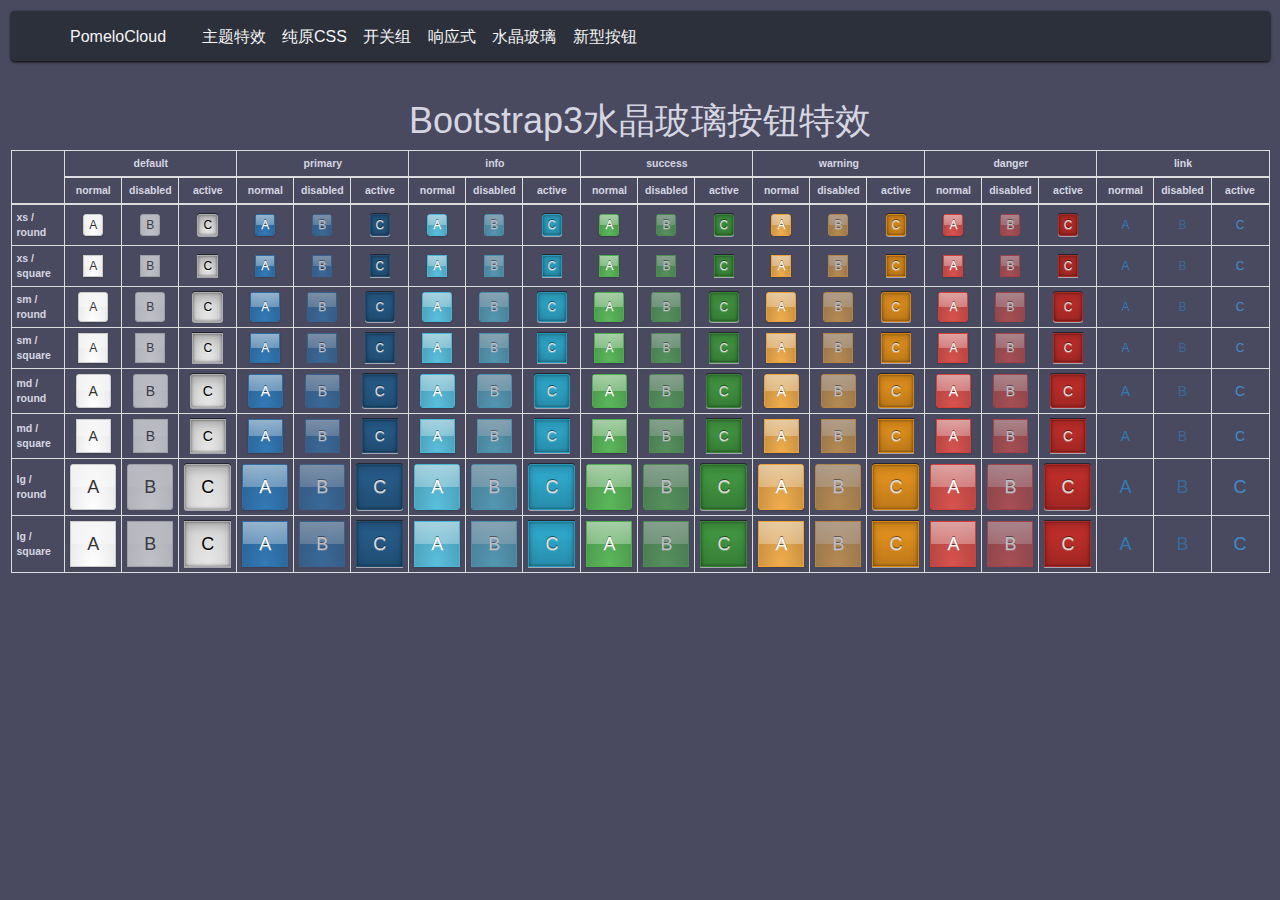
<file: view-effect-display/NiceButton/crystal-glass.html>
<!DOCTYPE html>
<html lang="zh">
<head>
  <meta charset="UTF-8">
  <meta http-equiv="X-UA-Compatible" content="IE=edge,chrome=1">
  <meta name="viewport" content="width=device-width, initial-scale=1.0">
  <title>Bootstrap3水晶玻璃按钮特效 - PomeloCloud</title>
  <link rel="icon" href="https://file.uzykj.com/favicon.ico">
  <link rel="stylesheet" href="https://maxcdn.bootstrapcdn.com/bootstrap/3.3.2/css/bootstrap.min.css">
  <link rel="stylesheet" href="./public/css/crystal-glass.css">
</head>
<body>
<header class="navbar">
  <div class="container">
        <span>
            <a href="https://pomelo.work">PomeloCloud</a>
        </span>
    <ul>
      <li><a href="https://pomelo.work/BootstrapExtend/index.html" target="_blank">主题特效</a></li>
      <li><a href="https://pomelo.work/BootstrapExtend/css-checkbox-radios.html">纯原CSS</a></li>
      <li><a href="https://pomelo.work/BootstrapExtend/power-button-group.html">开关组</a></li>
      <li><a href="https://pomelo.work/NiceButton/index.html">响应式</a></li>
      <li><a href="https://pomelo.work/NiceButton/crystal-glass.html">水晶玻璃</a></li>
      <li><a href="https://pomelo.work/NiceButton/newbutton.html">新型按钮</a></li>
    </ul>
  </div>
</header>
<div class="container">
  <div class="row">
    <div class="col-lg-12 col-md-12 text-center">
      <h1>Bootstrap3水晶玻璃按钮特效</h1>
    </div>
  </div>
</div>
<section>
  <table class="table table-bordered table-condensed">
    <thead>
    <tr>
      <th rowspan="2">&nbsp;</th>
      <th colspan="3" class="text-center">default</th>
      <th colspan="3" class="text-center">primary</th>
      <th colspan="3" class="text-center">info</th>
      <th colspan="3" class="text-center">success</th>
      <th colspan="3" class="text-center">warning</th>
      <th colspan="3" class="text-center">danger</th>
      <th colspan="3" class="text-center">link</th>
    </tr>
    <tr>
      <th class="text-center">normal</th>
      <th class="text-center">disabled</th>
      <th class="text-center">active</th>
      <th class="text-center">normal</th>
      <th class="text-center">disabled</th>
      <th class="text-center">active</th>
      <th class="text-center">normal</th>
      <th class="text-center">disabled</th>
      <th class="text-center">active</th>
      <th class="text-center">normal</th>
      <th class="text-center">disabled</th>
      <th class="text-center">active</th>
      <th class="text-center">normal</th>
      <th class="text-center">disabled</th>
      <th class="text-center">active</th>
      <th class="text-center">normal</th>
      <th class="text-center">disabled</th>
      <th class="text-center">active</th>
      <th class="text-center">normal</th>
      <th class="text-center">disabled</th>
      <th class="text-center">active</th>
    </tr>
    </thead>
    <tbody>
    <tr>
      <th scope="row">xs / round</th>
      <td>
        <button class="btn btn-default btn-xs btn-round">A</button>
      </td>
      <td>
        <btn disabled="disabled" class="btn btn-default btn-xs btn-round">B</btn>
      </td>
      <td>
        <btn class="active btn btn-default btn-xs btn-round">C</btn>
      </td>
      <td>
        <button class="btn btn-primary btn-xs btn-round">A</button>
      </td>
      <td>
        <btn disabled="disabled" class="btn btn-primary btn-xs btn-round">B</btn>
      </td>
      <td>
        <btn class="active btn btn-primary btn-xs btn-round">C</btn>
      </td>
      <td>
        <button class="btn btn-info btn-xs btn-round">A</button>
      </td>
      <td>
        <btn disabled="disabled" class="btn btn-info btn-xs btn-round">B</btn>
      </td>
      <td>
        <btn class="active btn btn-info btn-xs btn-round">C</btn>
      </td>
      <td>
        <button class="btn btn-success btn-xs btn-round">A</button>
      </td>
      <td>
        <btn disabled="disabled" class="btn btn-success btn-xs btn-round">B</btn>
      </td>
      <td>
        <btn class="active btn btn-success btn-xs btn-round">C</btn>
      </td>
      <td>
        <button class="btn btn-warning btn-xs btn-round">A</button>
      </td>
      <td>
        <btn disabled="disabled" class="btn btn-warning btn-xs btn-round">B</btn>
      </td>
      <td>
        <btn class="active btn btn-warning btn-xs btn-round">C</btn>
      </td>
      <td>
        <button class="btn btn-danger btn-xs btn-round">A</button>
      </td>
      <td>
        <btn disabled="disabled" class="btn btn-danger btn-xs btn-round">B</btn>
      </td>
      <td>
        <btn class="active btn btn-danger btn-xs btn-round">C</btn>
      </td>
      <td>
        <button class="btn btn-link btn-xs btn-round">A</button>
      </td>
      <td>
        <btn disabled="disabled" class="btn btn-link btn-xs btn-round">B</btn>
      </td>
      <td>
        <btn class="active btn btn-link btn-xs btn-round">C</btn>
      </td>
    </tr>
    <tr>
      <th scope="row">xs / square</th>
      <td>
        <button class="btn btn-default btn-xs btn-square">A</button>
      </td>
      <td>
        <btn disabled="disabled" class="btn btn-default btn-xs btn-square">B</btn>
      </td>
      <td>
        <btn class="active btn btn-default btn-xs btn-square">C</btn>
      </td>
      <td>
        <button class="btn btn-primary btn-xs btn-square">A</button>
      </td>
      <td>
        <btn disabled="disabled" class="btn btn-primary btn-xs btn-square">B</btn>
      </td>
      <td>
        <btn class="active btn btn-primary btn-xs btn-square">C</btn>
      </td>
      <td>
        <button class="btn btn-info btn-xs btn-square">A</button>
      </td>
      <td>
        <btn disabled="disabled" class="btn btn-info btn-xs btn-square">B</btn>
      </td>
      <td>
        <btn class="active btn btn-info btn-xs btn-square">C</btn>
      </td>
      <td>
        <button class="btn btn-success btn-xs btn-square">A</button>
      </td>
      <td>
        <btn disabled="disabled" class="btn btn-success btn-xs btn-square">B</btn>
      </td>
      <td>
        <btn class="active btn btn-success btn-xs btn-square">C</btn>
      </td>
      <td>
        <button class="btn btn-warning btn-xs btn-square">A</button>
      </td>
      <td>
        <btn disabled="disabled" class="btn btn-warning btn-xs btn-square">B</btn>
      </td>
      <td>
        <btn class="active btn btn-warning btn-xs btn-square">C</btn>
      </td>
      <td>
        <button class="btn btn-danger btn-xs btn-square">A</button>
      </td>
      <td>
        <btn disabled="disabled" class="btn btn-danger btn-xs btn-square">B</btn>
      </td>
      <td>
        <btn class="active btn btn-danger btn-xs btn-square">C</btn>
      </td>
      <td>
        <button class="btn btn-link btn-xs btn-square">A</button>
      </td>
      <td>
        <btn disabled="disabled" class="btn btn-link btn-xs btn-square">B</btn>
      </td>
      <td>
        <btn class="active btn btn-link btn-xs btn-square">C</btn>
      </td>
    </tr>
    <tr>
      <th scope="row">sm / round</th>
      <td>
        <button class="btn btn-default btn-sm btn-round">A</button>
      </td>
      <td>
        <btn disabled="disabled" class="btn btn-default btn-sm btn-round">B</btn>
      </td>
      <td>
        <btn class="active btn btn-default btn-sm btn-round">C</btn>
      </td>
      <td>
        <button class="btn btn-primary btn-sm btn-round">A</button>
      </td>
      <td>
        <btn disabled="disabled" class="btn btn-primary btn-sm btn-round">B</btn>
      </td>
      <td>
        <btn class="active btn btn-primary btn-sm btn-round">C</btn>
      </td>
      <td>
        <button class="btn btn-info btn-sm btn-round">A</button>
      </td>
      <td>
        <btn disabled="disabled" class="btn btn-info btn-sm btn-round">B</btn>
      </td>
      <td>
        <btn class="active btn btn-info btn-sm btn-round">C</btn>
      </td>
      <td>
        <button class="btn btn-success btn-sm btn-round">A</button>
      </td>
      <td>
        <btn disabled="disabled" class="btn btn-success btn-sm btn-round">B</btn>
      </td>
      <td>
        <btn class="active btn btn-success btn-sm btn-round">C</btn>
      </td>
      <td>
        <button class="btn btn-warning btn-sm btn-round">A</button>
      </td>
      <td>
        <btn disabled="disabled" class="btn btn-warning btn-sm btn-round">B</btn>
      </td>
      <td>
        <btn class="active btn btn-warning btn-sm btn-round">C</btn>
      </td>
      <td>
        <button class="btn btn-danger btn-sm btn-round">A</button>
      </td>
      <td>
        <btn disabled="disabled" class="btn btn-danger btn-sm btn-round">B</btn>
      </td>
      <td>
        <btn class="active btn btn-danger btn-sm btn-round">C</btn>
      </td>
      <td>
        <button class="btn btn-link btn-sm btn-round">A</button>
      </td>
      <td>
        <btn disabled="disabled" class="btn btn-link btn-sm btn-round">B</btn>
      </td>
      <td>
        <btn class="active btn btn-link btn-sm btn-round">C</btn>
      </td>
    </tr>
    <tr>
      <th scope="row">sm / square</th>
      <td>
        <button class="btn btn-default btn-sm btn-square">A</button>
      </td>
      <td>
        <btn disabled="disabled" class="btn btn-default btn-sm btn-square">B</btn>
      </td>
      <td>
        <btn class="active btn btn-default btn-sm btn-square">C</btn>
      </td>
      <td>
        <button class="btn btn-primary btn-sm btn-square">A</button>
      </td>
      <td>
        <btn disabled="disabled" class="btn btn-primary btn-sm btn-square">B</btn>
      </td>
      <td>
        <btn class="active btn btn-primary btn-sm btn-square">C</btn>
      </td>
      <td>
        <button class="btn btn-info btn-sm btn-square">A</button>
      </td>
      <td>
        <btn disabled="disabled" class="btn btn-info btn-sm btn-square">B</btn>
      </td>
      <td>
        <btn class="active btn btn-info btn-sm btn-square">C</btn>
      </td>
      <td>
        <button class="btn btn-success btn-sm btn-square">A</button>
      </td>
      <td>
        <btn disabled="disabled" class="btn btn-success btn-sm btn-square">B</btn>
      </td>
      <td>
        <btn class="active btn btn-success btn-sm btn-square">C</btn>
      </td>
      <td>
        <button class="btn btn-warning btn-sm btn-square">A</button>
      </td>
      <td>
        <btn disabled="disabled" class="btn btn-warning btn-sm btn-square">B</btn>
      </td>
      <td>
        <btn class="active btn btn-warning btn-sm btn-square">C</btn>
      </td>
      <td>
        <button class="btn btn-danger btn-sm btn-square">A</button>
      </td>
      <td>
        <btn disabled="disabled" class="btn btn-danger btn-sm btn-square">B</btn>
      </td>
      <td>
        <btn class="active btn btn-danger btn-sm btn-square">C</btn>
      </td>
      <td>
        <button class="btn btn-link btn-sm btn-square">A</button>
      </td>
      <td>
        <btn disabled="disabled" class="btn btn-link btn-sm btn-square">B</btn>
      </td>
      <td>
        <btn class="active btn btn-link btn-sm btn-square">C</btn>
      </td>
    </tr>
    <tr>
      <th scope="row">md / round</th>
      <td>
        <button class="btn btn-default btn-md btn-round">A</button>
      </td>
      <td>
        <btn disabled="disabled" class="btn btn-default btn-md btn-round">B</btn>
      </td>
      <td>
        <btn class="active btn btn-default btn-md btn-round">C</btn>
      </td>
      <td>
        <button class="btn btn-primary btn-md btn-round">A</button>
      </td>
      <td>
        <btn disabled="disabled" class="btn btn-primary btn-md btn-round">B</btn>
      </td>
      <td>
        <btn class="active btn btn-primary btn-md btn-round">C</btn>
      </td>
      <td>
        <button class="btn btn-info btn-md btn-round">A</button>
      </td>
      <td>
        <btn disabled="disabled" class="btn btn-info btn-md btn-round">B</btn>
      </td>
      <td>
        <btn class="active btn btn-info btn-md btn-round">C</btn>
      </td>
      <td>
        <button class="btn btn-success btn-md btn-round">A</button>
      </td>
      <td>
        <btn disabled="disabled" class="btn btn-success btn-md btn-round">B</btn>
      </td>
      <td>
        <btn class="active btn btn-success btn-md btn-round">C</btn>
      </td>
      <td>
        <button class="btn btn-warning btn-md btn-round">A</button>
      </td>
      <td>
        <btn disabled="disabled" class="btn btn-warning btn-md btn-round">B</btn>
      </td>
      <td>
        <btn class="active btn btn-warning btn-md btn-round">C</btn>
      </td>
      <td>
        <button class="btn btn-danger btn-md btn-round">A</button>
      </td>
      <td>
        <btn disabled="disabled" class="btn btn-danger btn-md btn-round">B</btn>
      </td>
      <td>
        <btn class="active btn btn-danger btn-md btn-round">C</btn>
      </td>
      <td>
        <button class="btn btn-link btn-md btn-round">A</button>
      </td>
      <td>
        <btn disabled="disabled" class="btn btn-link btn-md btn-round">B</btn>
      </td>
      <td>
        <btn class="active btn btn-link btn-md btn-round">C</btn>
      </td>
    </tr>
    <tr>
      <th scope="row">md / square</th>
      <td>
        <button class="btn btn-default btn-md btn-square">A</button>
      </td>
      <td>
        <btn disabled="disabled" class="btn btn-default btn-md btn-square">B</btn>
      </td>
      <td>
        <btn class="active btn btn-default btn-md btn-square">C</btn>
      </td>
      <td>
        <button class="btn btn-primary btn-md btn-square">A</button>
      </td>
      <td>
        <btn disabled="disabled" class="btn btn-primary btn-md btn-square">B</btn>
      </td>
      <td>
        <btn class="active btn btn-primary btn-md btn-square">C</btn>
      </td>
      <td>
        <button class="btn btn-info btn-md btn-square">A</button>
      </td>
      <td>
        <btn disabled="disabled" class="btn btn-info btn-md btn-square">B</btn>
      </td>
      <td>
        <btn class="active btn btn-info btn-md btn-square">C</btn>
      </td>
      <td>
        <button class="btn btn-success btn-md btn-square">A</button>
      </td>
      <td>
        <btn disabled="disabled" class="btn btn-success btn-md btn-square">B</btn>
      </td>
      <td>
        <btn class="active btn btn-success btn-md btn-square">C</btn>
      </td>
      <td>
        <button class="btn btn-warning btn-md btn-square">A</button>
      </td>
      <td>
        <btn disabled="disabled" class="btn btn-warning btn-md btn-square">B</btn>
      </td>
      <td>
        <btn class="active btn btn-warning btn-md btn-square">C</btn>
      </td>
      <td>
        <button class="btn btn-danger btn-md btn-square">A</button>
      </td>
      <td>
        <btn disabled="disabled" class="btn btn-danger btn-md btn-square">B</btn>
      </td>
      <td>
        <btn class="active btn btn-danger btn-md btn-square">C</btn>
      </td>
      <td>
        <button class="btn btn-link btn-md btn-square">A</button>
      </td>
      <td>
        <btn disabled="disabled" class="btn btn-link btn-md btn-square">B</btn>
      </td>
      <td>
        <btn class="active btn btn-link btn-md btn-square">C</btn>
      </td>
    </tr>
    <tr>
      <th scope="row">lg / round</th>
      <td>
        <button class="btn btn-default btn-lg btn-round">A</button>
      </td>
      <td>
        <btn disabled="disabled" class="btn btn-default btn-lg btn-round">B</btn>
      </td>
      <td>
        <btn class="active btn btn-default btn-lg btn-round">C</btn>
      </td>
      <td>
        <button class="btn btn-primary btn-lg btn-round">A</button>
      </td>
      <td>
        <btn disabled="disabled" class="btn btn-primary btn-lg btn-round">B</btn>
      </td>
      <td>
        <btn class="active btn btn-primary btn-lg btn-round">C</btn>
      </td>
      <td>
        <button class="btn btn-info btn-lg btn-round">A</button>
      </td>
      <td>
        <btn disabled="disabled" class="btn btn-info btn-lg btn-round">B</btn>
      </td>
      <td>
        <btn class="active btn btn-info btn-lg btn-round">C</btn>
      </td>
      <td>
        <button class="btn btn-success btn-lg btn-round">A</button>
      </td>
      <td>
        <btn disabled="disabled" class="btn btn-success btn-lg btn-round">B</btn>
      </td>
      <td>
        <btn class="active btn btn-success btn-lg btn-round">C</btn>
      </td>
      <td>
        <button class="btn btn-warning btn-lg btn-round">A</button>
      </td>
      <td>
        <btn disabled="disabled" class="btn btn-warning btn-lg btn-round">B</btn>
      </td>
      <td>
        <btn class="active btn btn-warning btn-lg btn-round">C</btn>
      </td>
      <td>
        <button class="btn btn-danger btn-lg btn-round">A</button>
      </td>
      <td>
        <btn disabled="disabled" class="btn btn-danger btn-lg btn-round">B</btn>
      </td>
      <td>
        <btn class="active btn btn-danger btn-lg btn-round">C</btn>
      </td>
      <td>
        <button class="btn btn-link btn-lg btn-round">A</button>
      </td>
      <td>
        <btn disabled="disabled" class="btn btn-link btn-lg btn-round">B</btn>
      </td>
      <td>
        <btn class="active btn btn-link btn-lg btn-round">C</btn>
      </td>
    </tr>
    <tr>
      <th scope="row">lg / square</th>
      <td>
        <button class="btn btn-default btn-lg btn-square">A</button>
      </td>
      <td>
        <btn disabled="disabled" class="btn btn-default btn-lg btn-square">B</btn>
      </td>
      <td>
        <btn class="active btn btn-default btn-lg btn-square">C</btn>
      </td>
      <td>
        <button class="btn btn-primary btn-lg btn-square">A</button>
      </td>
      <td>
        <btn disabled="disabled" class="btn btn-primary btn-lg btn-square">B</btn>
      </td>
      <td>
        <btn class="active btn btn-primary btn-lg btn-square">C</btn>
      </td>
      <td>
        <button class="btn btn-info btn-lg btn-square">A</button>
      </td>
      <td>
        <btn disabled="disabled" class="btn btn-info btn-lg btn-square">B</btn>
      </td>
      <td>
        <btn class="active btn btn-info btn-lg btn-square">C</btn>
      </td>
      <td>
        <button class="btn btn-success btn-lg btn-square">A</button>
      </td>
      <td>
        <btn disabled="disabled" class="btn btn-success btn-lg btn-square">B</btn>
      </td>
      <td>
        <btn class="active btn btn-success btn-lg btn-square">C</btn>
      </td>
      <td>
        <button class="btn btn-warning btn-lg btn-square">A</button>
      </td>
      <td>
        <btn disabled="disabled" class="btn btn-warning btn-lg btn-square">B</btn>
      </td>
      <td>
        <btn class="active btn btn-warning btn-lg btn-square">C</btn>
      </td>
      <td>
        <button class="btn btn-danger btn-lg btn-square">A</button>
      </td>
      <td>
        <btn disabled="disabled" class="btn btn-danger btn-lg btn-square">B</btn>
      </td>
      <td>
        <btn class="active btn btn-danger btn-lg btn-square">C</btn>
      </td>
      <td>
        <button class="btn btn-link btn-lg btn-square">A</button>
      </td>
      <td>
        <btn disabled="disabled" class="btn btn-link btn-lg btn-square">B</btn>
      </td>
      <td>
        <btn class="active btn btn-link btn-lg btn-square">C</btn>
      </td>
    </tr>
    </tbody>
  </table>
</section>
</body>
</html>
</file>
<file: view-effect-display/Glyphicons/public/index.css>
body {
    padding-top: 20px
}

#red, #green, #blue {
    float: left;
    clear: left;
    width: 300px;
    margin: 15px;
}

#swatch {
    width: 120px;
    height: 100px;
    margin-top: 18px;
    margin-left: 350px;
    background-image: none;
}

#red .ui-slider-range {
    background: #ef2929;
}

#red .ui-slider-handle {
    border-color: #ef2929;
}

#green .ui-slider-range {
    background: #8ae234;
}

#green .ui-slider-handle {
    border-color: #8ae234;
}

#blue .ui-slider-range {
    background: #729fcf;
}

#blue .ui-slider-handle {
    border-color: #729fcf;
}

input {
    margin-top: 5px
}

#code {
    background-color: #c6e4f0;
    padding: 7px
}

.navbar-w3r {
    background: #4c4c4c; /* Old browsers */
    background: -moz-linear-gradient(top, #4c4c4c 5%, #595959 12%, #4c4c4c 18%, #2c2c2c 50%, #131313 100%); /* FF3.6+ */
    background: -webkit-gradient(linear, left top, left bottom, color-stop(5%, #4c4c4c), color-stop(12%, #595959), color-stop(18%, #4c4c4c), color-stop(50%, #2c2c2c), color-stop(100%, #131313)); /* Chrome,Safari4+ */
    background: -webkit-linear-gradient(top, #4c4c4c 5%, #595959 12%, #4c4c4c 18%, #2c2c2c 50%, #131313 100%); /* Chrome10+,Safari5.1+ */
    background: -o-linear-gradient(top, #4c4c4c 5%, #595959 12%, #4c4c4c 18%, #2c2c2c 50%, #131313 100%); /* Opera 11.10+ */
    background: -ms-linear-gradient(top, #4c4c4c 5%, #595959 12%, #4c4c4c 18%, #2c2c2c 50%, #131313 100%); /* IE10+ */
    background: linear-gradient(to bottom, #4c4c4c 5%, #595959 12%, #4c4c4c 18%, #2c2c2c 50%, #131313 100%); /* W3C */
    filter: progid:DXImageTransform.Microsoft.gradient(startColorstr='#4c4c4c', endColorstr='#131313', GradientType=0); /* IE6-9 */
}

/* title */
.navbar {
    position: relative;
    z-index: 1;
    min-width: 1220px;
    height: 50px;
    line-height: 50px;
    background-color: #2B303B;
    font-size: 16px;
    box-shadow: 0px 1px 3px rgb(0, 0, 0);
}
.navbar ul {
    margin: 0;
    padding: 0;
    display: inline-block;
    margin-left: 25px;
}

.navbar ul > li {
    display: inline-block;
    margin: 0 6px;
}

.navbar img {
    width: 36px;
    vertical-align: middle;
    margin-right: 8px;
    border-radius: 3px;
}

.navbar a {
    color: whitesmoke;
}
</file>
<file: view-effect-display/BootstrapExtend/public/power/css/default.css>
@import url(http://fonts.useso.com/css?family=Raleway:200,500,700,800);
@font-face {
    font-family: 'icomoon';
    src:url('../fonts/icomoon.eot?yrquyl');
    src:url('../fonts/icomoon.eot?#iefixyrquyl') format('embedded-opentype'),
    url('../fonts/icomoon.woff?yrquyl') format('woff'),
    url('../fonts/icomoon.ttf?yrquyl') format('truetype'),
    url('../fonts/icomoon.svg?yrquyl#icomoon') format('svg');
    font-weight: normal;
    font-style: normal;
}
[class^="icon-"], [class*=" icon-"] {
    font-family: 'icomoon';
    speak: none;
    font-style: normal;
    font-weight: normal;
    font-variant: normal;
    text-transform: none;
    line-height: 1;

    /* Better Font Rendering =========== */
    -webkit-font-smoothing: antialiased;
    -moz-osx-font-smoothing: grayscale;
}

/*body, html { font-size: 100%; 	padding: 0; margin: 0;}*/

/* Reset */
/**,
*:after,
*:before {
	-webkit-box-sizing: border-box;
	-moz-box-sizing: border-box;
	box-sizing: border-box;
}*/

/* Clearfix hack by Nicolas Gallagher: http://nicolasgallagher.com/micro-clearfix-hack/ */
.clearfix:before,
.clearfix:after {
    content: " ";
    display: table;
}

.clearfix:after {
    clear: both;
}

body{
    background: #f9f7f6;
    color: #404d5b;
    /*font-weight: 500;
    font-size: 1.05em;*/
    font-family: "Segoe UI", "Lucida Grande", Helvetica, Arial, "Microsoft YaHei", FreeSans, Arimo, "Droid Sans", "wenquanyi micro hei", "Hiragino Sans GB", "Hiragino Sans GB W3", "FontAwesome", sans-serif;
}
/*a{color: #2fa0ec;text-decoration: none;outline: none;}
a:hover,a:focus{color:#74777b;};
*/
.htmleaf-container{
    margin: 0 auto;
    text-align: center;
    overflow: hidden;
}
.htmleaf-content {
    font-size: 150%;
    padding: 3em 0;
}

.htmleaf-content h2 {
    margin: 0 0 2em;
    opacity: 0.1;
}

.htmleaf-content p {
    margin: 1em 0;
    padding: 5em 0 0 0;
    font-size: 0.65em;
}
.bgcolor-1 { background: #f0efee; }
.bgcolor-2 { background: #f9f9f9; }
.bgcolor-3 { background: #e8e8e8; }/*light grey*/
.bgcolor-4 { background: #2f3238; color: #fff; }/*Dark grey*/
.bgcolor-5 { background: #df6659; color: #521e18; }/*pink1*/
.bgcolor-6 { background: #2fa8ec; }/*sky blue*/
.bgcolor-7 { background: #d0d6d6; }/*White tea*/
.bgcolor-8 { background: #3d4444; color: #fff; }/*Dark grey2*/
.bgcolor-9 { background: #ef3f52; color: #fff;}/*pink2*/
.bgcolor-10{ background: #64448f; color: #fff;}/*Violet*/
/* Header */
.htmleaf-header{
    padding: 3em 190px 4em;
    letter-spacing: -1px;
    text-align: center;
}
.htmleaf-header h1 {
    font-weight: 600;
    font-size: 2em;
    line-height: 1;
    margin-bottom: 0;
}
.htmleaf-header h1 span {
    font-family: 'Raleway';
    display: block;
    font-size: 60%;
    font-weight: 400;
    padding: 0.8em 0 0.5em 0;
    color: #c3c8cd;
}
/*nav*/
.htmleaf-demo a{color: #1d7db1;text-decoration: none;}
.htmleaf-demo{width: 100%;padding-bottom: 1.2em;}
.htmleaf-demo a{display: inline-block;margin: 0.5em;padding: 0.6em 1em;border: 3px solid #1d7db1;font-weight: 700;}
.htmleaf-demo a:hover{opacity: 0.6;}
.htmleaf-demo a.current{background:#1d7db1;color: #fff; }
/* Top Navigation Style */
.htmleaf-links {
    position: relative;
    display: inline-block;
    white-space: nowrap;
    font-size: 1.5em;
    text-align: center;
}

.htmleaf-links::after {
    position: absolute;
    top: 0;
    left: 50%;
    margin-left: -1px;
    width: 2px;
    height: 100%;
    background: #dbdbdb;
    content: '';
    -webkit-transform: rotate3d(0,0,1,22.5deg);
    transform: rotate3d(0,0,1,22.5deg);
}

.htmleaf-icon {
    display: inline-block;
    margin: 0.5em;
    padding: 0em 0;
    width: 1.5em;
    text-decoration: none;
}

.htmleaf-icon span {
    display: none;
}

.htmleaf-icon:before {
    margin: 0 5px;
    text-transform: none;
    font-weight: normal;
    font-style: normal;
    font-variant: normal;
    font-family: 'icomoon';
    line-height: 1;
    speak: none;
    -webkit-font-smoothing: antialiased;
}
/* footer */
.htmleaf-footer{width: 100%;padding-top: 10px;}
.htmleaf-small{font-size: 0.8em;}
.center{text-align: center;}
/* icomoon */
.icon-home:before {
    content: "\e600";
}

.icon-pacman:before {
    content: "\e623";
}

.icon-users2:before {
    content: "\e678";
}

.icon-bug:before {
    content: "\e699";
}

.icon-eye:before {
    content: "\e610";
}

.icon-eye-blocked:before {
    content: "\e611";
}

.icon-eye2:before {
    content: "\e612";
}

.icon-arrow-up-left3:before {
    content: "\e72f";
}

.icon-arrow-up3:before {
    content: "\e730";
}

.icon-arrow-up-right3:before {
    content: "\e731";
}

.icon-arrow-right3:before {
    content: "\e732";
}

.icon-arrow-down-right3:before {
    content: "\e733";
}

.icon-arrow-down3:before {
    content: "\e734";
}

.icon-arrow-down-left3:before {
    content: "\e735";
}

.icon-arrow-left3:before {
    content: "\e736";
}



@media screen and (max-width: 50em) {
    .htmleaf-header {
        padding: 3em 10% 4em;
    }
    .htmleaf-header h1 {
        font-size:2em;
    }
}


@media screen and (max-width: 40em) {
    .htmleaf-header h1 {
        font-size: 1.5em;
    }
}

@media screen and (max-width: 30em) {
    .htmleaf-header h1 {
        font-size:1.2em;
    }
}
</file>
<file: view-effect-display/BootstrapExtend/public/power/css/highlight.css>
/*

Original style from softwaremaniacs.org (c) Ivan Sagalaev <Maniac@SoftwareManiacs.Org>

*/

.hljs {
    display: block; padding: 0.5em;
    background: #F0F0F0;
}

.hljs,
.hljs-subst,
.hljs-tag .hljs-title,
.lisp .hljs-title,
.clojure .hljs-built_in,
.nginx .hljs-title {
    color: black;
}

.hljs-string,
.hljs-title,
.hljs-constant,
.hljs-parent,
.hljs-tag .hljs-value,
.hljs-rules .hljs-value,
.hljs-rules .hljs-value .hljs-number,
.hljs-preprocessor,
.hljs-pragma,
.haml .hljs-symbol,
.ruby .hljs-symbol,
.ruby .hljs-symbol .hljs-string,
.hljs-aggregate,
.hljs-template_tag,
.django .hljs-variable,
.smalltalk .hljs-class,
.hljs-addition,
.hljs-flow,
.hljs-stream,
.bash .hljs-variable,
.apache .hljs-tag,
.apache .hljs-cbracket,
.tex .hljs-command,
.tex .hljs-special,
.erlang_repl .hljs-function_or_atom,
.asciidoc .hljs-header,
.markdown .hljs-header,
.coffeescript .hljs-attribute {
    color: #800;
}

.smartquote,
.hljs-comment,
.hljs-annotation,
.hljs-template_comment,
.diff .hljs-header,
.hljs-chunk,
.asciidoc .hljs-blockquote,
.markdown .hljs-blockquote {
    color: #888;
}

.hljs-number,
.hljs-date,
.hljs-regexp,
.hljs-literal,
.hljs-hexcolor,
.smalltalk .hljs-symbol,
.smalltalk .hljs-char,
.go .hljs-constant,
.hljs-change,
.lasso .hljs-variable,
.makefile .hljs-variable,
.asciidoc .hljs-bullet,
.markdown .hljs-bullet,
.asciidoc .hljs-link_url,
.markdown .hljs-link_url {
    color: #080;
}

.hljs-label,
.hljs-javadoc,
.ruby .hljs-string,
.hljs-decorator,
.hljs-filter .hljs-argument,
.hljs-localvars,
.hljs-array,
.hljs-attr_selector,
.hljs-important,
.hljs-pseudo,
.hljs-pi,
.haml .hljs-bullet,
.hljs-doctype,
.hljs-deletion,
.hljs-envvar,
.hljs-shebang,
.apache .hljs-sqbracket,
.nginx .hljs-built_in,
.tex .hljs-formula,
.erlang_repl .hljs-reserved,
.hljs-prompt,
.asciidoc .hljs-link_label,
.markdown .hljs-link_label,
.vhdl .hljs-attribute,
.clojure .hljs-attribute,
.asciidoc .hljs-attribute,
.lasso .hljs-attribute,
.coffeescript .hljs-property,
.hljs-phony {
    color: #88F
}

.hljs-keyword,
.hljs-id,
.hljs-title,
.hljs-built_in,
.hljs-aggregate,
.css .hljs-tag,
.hljs-javadoctag,
.hljs-phpdoc,
.hljs-yardoctag,
.smalltalk .hljs-class,
.hljs-winutils,
.bash .hljs-variable,
.apache .hljs-tag,
.go .hljs-typename,
.tex .hljs-command,
.asciidoc .hljs-strong,
.markdown .hljs-strong,
.hljs-request,
.hljs-status {
    font-weight: bold;
}

.asciidoc .hljs-emphasis,
.markdown .hljs-emphasis {
    font-style: italic;
}

.nginx .hljs-built_in {
    font-weight: normal;
}

.coffeescript .javascript,
.javascript .xml,
.lasso .markup,
.tex .hljs-formula,
.xml .javascript,
.xml .vbscript,
.xml .css,
.xml .hljs-cdata {
    opacity: 0.5;
}
</file>
<file: view-effect-display/BootstrapExtend/public/power/css/main.css>
body {
    font-family: 'Helvetica Neue', Helvetica, Arial, sans-serif;
    padding-bottom: 50px;
}
.bs-docs-masthead,
.bs-docs-header {
    color: #cdbfe3;
    text-shadow: 0 1px 0 rgba(0, 0, 0, 0.1);
    background-color: #6f5499;
    background-image: -webkit-gradient(linear, left top, left bottom, from(#563d7c), to(#6f5499));
    background-image: -webkit-linear-gradient(top, #563d7c 0, #6f5499 100%);
    background-image: -o-linear-gradient(top, #563d7c 0, #6f5499 100%);
    background-image: linear-gradient(to bottom, #563d7c 0, #6f5499 100%);
    filter: progid:DXImageTransform.Microsoft.gradient(startColorstr='#563d7c', endColorstr='#6F5499', GradientType=0);
    background-repeat: repeat-x;
}
.bs-docs-masthead h1 {
    font-weight: 500;
}
.page-header {
    text-align: left;
}
#github {
    display: none;
    position: fixed;
    width: 150px;
    height: 150px;
    top: 0;
    right: 0;
    z-index: 2000;
}
.bottom {
    border-top: 1px solid #eee;
    margin-top: 40px;
    padding-top: 20px;
    padding-bottom: 20px;
    text-align: center;
}
.hljs {
    background-color: transparent;
}
@media (min-width: 768px) {
    #github {
        display: block;
    }
}

/* title */
.navbar {
    position: relative;
    z-index: 1;
    min-width: 1220px;
    height: 50px;
    line-height: 12px;
    background-color: #2B303B;
    font-size: 16px;
    box-shadow: 0px 1px 3px rgb(0, 0, 0);
}
.navbar ul {
    margin: 0;
    padding: 0;
    display: inline-block;
    margin-left: 25px;
}

.navbar ul > li {
    display: inline-block;
    margin: 0 6px;
}

.navbar img {
    width: 36px;
    vertical-align: middle;
    margin-right: 8px;
    border-radius: 3px;
}

.navbar a {
    color: whitesmoke;
}
</file>
<file: view-effect-display/NiceButton/public/css/crystal-glass.css>
body{	background: #494A5F;	color: #D5D6E2;	font-weight: 500;	font-size: 1.05em;	font-family: "Microsoft YaHei","ï¿½ï¿½ï¿½ï¿½","Segoe UI", "Lucida Grande", Helvetica, Arial,sans-serif, FreeSans, Arimo;}a{color: #2fa0ec;text-decoration: none;outline: none;}a:hover,a:focus{color:#74777b;}body {  padding: 1em;}table {  margin: 0 auto;  text-align: center;}table th, table td {  vertical-align: middle !important;}.btn, .btn:active, .btn:focus {  outline: none !important;}.btn {  position: relative;  z-index: 1;  text-shadow: 0 -1px 0 rgba(0, 0, 0, 0.5), 0 1px 0 rgba(255, 255, 255, 0.3);  -moz-box-shadow: 0 1px 2px rgba(0, 0, 0, 0.2);  -webkit-box-shadow: 0 1px 2px rgba(0, 0, 0, 0.2);  box-shadow: 0 1px 2px rgba(0, 0, 0, 0.2);  -moz-border-radius: 3px;  -webkit-border-radius: 3px;  border-radius: 3px;}.btn:before, .btn:after {  content: '';  display: block;  position: absolute;  top: 0;  left: 0;  right: 0;  z-index: -1;}.btn:after {  height: 50%;  background: url('[data-uri]');  background: -webkit-gradient(linear, 50% 0%, 50% 100%, color-stop(0%, rgba(255, 255, 255, 0.5)), color-stop(100%, rgba(255, 255, 255, 0.3)));  background: -moz-linear-gradient(top, rgba(255, 255, 255, 0.5), rgba(255, 255, 255, 0.3));  background: -webkit-linear-gradient(top, rgba(255, 255, 255, 0.5), rgba(255, 255, 255, 0.3));  background: linear-gradient(to bottom, rgba(255, 255, 255, 0.5), rgba(255, 255, 255, 0.3));  -moz-border-image: -moz-linear-gradient(rgba(255, 255, 255, 0.9), rgba(255, 255, 255, 0.1)) 1 1 0 stretch;  -moz-border-image: linear-gradient(rgba(255, 255, 255, 0.9), rgba(255, 255, 255, 0.1)) 1 1 0 stretch;  -o-border-image: linear-gradient(rgba(255, 255, 255, 0.9), rgba(255, 255, 255, 0.1)) 1 1 0 stretch;  -webkit-border-image: -webkit-linear-gradient(rgba(255, 255, 255, 0.9), rgba(255, 255, 255, 0.1)) 1 1 0 stretch;  -webkit-border-image: linear-gradient(rgba(255, 255, 255, 0.9), rgba(255, 255, 255, 0.1)) 1 1 0 stretch;  border-image: -moz-linear-gradient(rgba(255, 255, 255, 0.9), rgba(255, 255, 255, 0.1)) 1 1 0 stretch;  border-image: -webkit-linear-gradient(rgba(255, 255, 255, 0.9), rgba(255, 255, 255, 0.1)) 1 1 0 stretch;  border-image: linear-gradient(rgba(255, 255, 255, 0.9), rgba(255, 255, 255, 0.1)) 1 1 0 stretch;  border-width: 1px 1px 0;}.btn:before {  bottom: 0;  background: url('[data-uri]');  background: -moz-radial-gradient(bottom center, rgba(0, 0, 0, 0), rgba(0, 0, 0, 0.2));  background: -webkit-radial-gradient(bottom center, rgba(0, 0, 0, 0), rgba(0, 0, 0, 0.2));  background: radial-gradient(bottom center, rgba(0, 0, 0, 0), rgba(0, 0, 0, 0.2));  -moz-border-image: -moz-linear-gradient(0deg, rgba(255, 255, 255, 0), rgba(255, 255, 255, 0.8), rgba(255, 255, 255, 0)) 0 0 1 stretch;  -moz-border-image: linear-gradient(90deg, rgba(255, 255, 255, 0), rgba(255, 255, 255, 0.8), rgba(255, 255, 255, 0)) 0 0 1 stretch;  -o-border-image: linear-gradient(90deg, rgba(255, 255, 255, 0), rgba(255, 255, 255, 0.8), rgba(255, 255, 255, 0)) 0 0 1 stretch;  -webkit-border-image: -webkit-linear-gradient(0deg, rgba(255, 255, 255, 0), rgba(255, 255, 255, 0.8), rgba(255, 255, 255, 0)) 0 0 1 stretch;  -webkit-border-image: linear-gradient(90deg, rgba(255, 255, 255, 0), rgba(255, 255, 255, 0.8), rgba(255, 255, 255, 0)) 0 0 1 stretch;  border-image: -moz-linear-gradient(0deg, rgba(255, 255, 255, 0), rgba(255, 255, 255, 0.8), rgba(255, 255, 255, 0)) 0 0 1 stretch;  border-image: -webkit-linear-gradient(0deg, rgba(255, 255, 255, 0), rgba(255, 255, 255, 0.8), rgba(255, 255, 255, 0)) 0 0 1 stretch;  border-image: linear-gradient(90deg, rgba(255, 255, 255, 0), rgba(255, 255, 255, 0.8), rgba(255, 255, 255, 0)) 0 0 1 stretch;  border-width: 0 0 1px;}.btn:hover:before, .btn:active:before, .btn.active:before {  background: url('[data-uri]');  background: -moz-radial-gradient(bottom center, rgba(255, 255, 255, 0.3), rgba(0, 0, 0, 0.2));  background: -webkit-radial-gradient(bottom center, rgba(255, 255, 255, 0.3), rgba(0, 0, 0, 0.2));  background: radial-gradient(bottom center, rgba(255, 255, 255, 0.3), rgba(0, 0, 0, 0.2));}.btn:active, .btn.active {  -moz-box-shadow: inset 0 5px 10px rgba(0, 0, 0, 0.2), inset 0 0 3px rgba(0, 0, 0, 0.5), 0 1px 0 rgba(255, 255, 255, 0.5), 0 -1px 0 rgba(0, 0, 0, 0.5);  -webkit-box-shadow: inset 0 5px 10px rgba(0, 0, 0, 0.2), inset 0 0 3px rgba(0, 0, 0, 0.5), 0 1px 0 rgba(255, 255, 255, 0.5), 0 -1px 0 rgba(0, 0, 0, 0.5);  box-shadow: inset 0 5px 10px rgba(0, 0, 0, 0.2), inset 0 0 3px rgba(0, 0, 0, 0.5), 0 1px 0 rgba(255, 255, 255, 0.5), 0 -1px 0 rgba(0, 0, 0, 0.5);  color: #ddd;}.btn:active:after, .btn.active:after {  display: none;}.btn:active:before, .btn.active:before {  background: url('[data-uri]');  background: -webkit-gradient(linear, 50% 0%, 50% 100%, color-stop(0%, rgba(0, 0, 0, 0)), color-stop(100%, rgba(0, 0, 0, 0.2)));  background: -moz-linear-gradient(top, rgba(0, 0, 0, 0), rgba(0, 0, 0, 0.2));  background: -webkit-linear-gradient(top, rgba(0, 0, 0, 0), rgba(0, 0, 0, 0.2));  background: linear-gradient(to bottom, rgba(0, 0, 0, 0), rgba(0, 0, 0, 0.2));  border: none;}.btn.btn-square {  -moz-border-radius: 0;  -webkit-border-radius: 0;  border-radius: 0;}.btn.btn-default {  text-shadow: 0 1px rgba(255, 255, 255, 0.6);}.btn.btn-default:active, .btn.btn-default.active {  color: #000;}.btn.btn-default:before {  background: url('[data-uri]');  background: -moz-radial-gradient(bottom center, rgba(0, 0, 0, 0), rgba(0, 0, 0, 0.1));  background: -webkit-radial-gradient(bottom center, rgba(0, 0, 0, 0), rgba(0, 0, 0, 0.1));  background: radial-gradient(bottom center, rgba(0, 0, 0, 0), rgba(0, 0, 0, 0.1));}.btn.btn-default:before:hover {  -moz-border-image: -moz-linear-gradient(0deg, rgba(255, 255, 255, 0), #ffffff, rgba(255, 255, 255, 0)) 0 0 1 stretch;  -moz-border-image: linear-gradient(90deg, rgba(255, 255, 255, 0), #ffffff, rgba(255, 255, 255, 0)) 0 0 1 stretch;  -o-border-image: linear-gradient(90deg, rgba(255, 255, 255, 0), #ffffff, rgba(255, 255, 255, 0)) 0 0 1 stretch;  -webkit-border-image: -webkit-linear-gradient(0deg, rgba(255, 255, 255, 0), #ffffff, rgba(255, 255, 255, 0)) 0 0 1 stretch;  -webkit-border-image: linear-gradient(90deg, rgba(255, 255, 255, 0), #ffffff, rgba(255, 255, 255, 0)) 0 0 1 stretch;  border-image: -moz-linear-gradient(0deg, rgba(255, 255, 255, 0), #ffffff, rgba(255, 255, 255, 0)) 0 0 1 stretch;  border-image: -webkit-linear-gradient(0deg, rgba(255, 255, 255, 0), #ffffff, rgba(255, 255, 255, 0)) 0 0 1 stretch;  border-image: linear-gradient(90deg, rgba(255, 255, 255, 0), #ffffff, rgba(255, 255, 255, 0)) 0 0 1 stretch;}.btn.btn-link {  -moz-box-shadow: none;  -webkit-box-shadow: none;  box-shadow: none;  text-shadow: none;}.btn.btn-link:before, .btn.btn-link:after {  display: none;}.btn.btn-link:active, .btn.btn-link.active {  color: #428bca;}
/* title */
.navbar {
    position: relative;
    z-index: 1;
    min-width: 1220px;
    height: 50px;
    line-height: 50px;
    background-color: #2B303B;
    font-size: 16px;
    box-shadow: 0px 1px 3px rgb(0, 0, 0);
}
.navbar ul {
    margin: 0;
    padding: 0;
    display: inline-block;
    margin-left: 25px;
}

.navbar ul > li {
    display: inline-block;
    margin: 0 6px;
}

.navbar img {
    width: 36px;
    vertical-align: middle;
    margin-right: 8px;
    border-radius: 3px;
}

.navbar a {
    color: whitesmoke;
}
</file>
<file: view-effect-display/BootstrapExtend/public/power/css/docs.min.css>
/*!
 * Bootstrap Docs (http://getbootstrap.com)
 * Copyright 2011-2014 Twitter, Inc.
 * Licensed under the Creative Commons Attribution 3.0 Unported License. For
 * details, see http://creativecommons.org/licenses/by/3.0/.
 */body{position:relative}.table code{font-size:13px;font-weight:400}.btn-outline{color:#563d7c;background-color:transparent;border-color:#563d7c}.btn-outline:active,.btn-outline:focus,.btn-outline:hover{color:#fff;background-color:#563d7c;border-color:#563d7c}.btn-outline-inverse{color:#fff;background-color:transparent;border-color:#cdbfe3}.btn-outline-inverse:active,.btn-outline-inverse:focus,.btn-outline-inverse:hover{color:#563d7c;text-shadow:none;background-color:#fff;border-color:#fff}.bs-docs-booticon{display:block;font-weight:500;color:#fff;text-align:center;cursor:default;background-color:#563d7c;border-radius:15%}.bs-docs-booticon-sm{width:30px;height:30px;font-size:20px;line-height:28px}.bs-docs-booticon-lg{width:144px;height:144px;font-size:108px;line-height:140px}.bs-docs-booticon-inverse{color:#563d7c;background-color:#fff}.bs-docs-booticon-outline{background-color:transparent;border:1px solid #cdbfe3}#skippy{display:block;padding:1em;color:#fff;background-color:#6f5499;outline:0}#skippy .skiplink-text{padding:.5em;outline:1px dotted}.bs-docs-nav{margin-bottom:0;background-color:#fff;border-bottom:0}.bs-home-nav .bs-nav-b{display:none}.bs-docs-nav .navbar-brand,.bs-docs-nav .navbar-nav>li>a{font-weight:500;color:#563d7c}.bs-docs-nav .navbar-nav>.active>a,.bs-docs-nav .navbar-nav>.active>a:hover,.bs-docs-nav .navbar-nav>li>a:hover{color:#463265;background-color:#f9f9f9}.bs-docs-nav .navbar-toggle .icon-bar{background-color:#563d7c}.bs-docs-nav .navbar-header .navbar-toggle{border-color:#fff}.bs-docs-nav .navbar-header .navbar-toggle:focus,.bs-docs-nav .navbar-header .navbar-toggle:hover{background-color:#f9f9f9;border-color:#f9f9f9}.bs-docs-footer{padding-top:40px;padding-bottom:40px;margin-top:100px;color:#767676;text-align:center;border-top:1px solid #e5e5e5}.bs-docs-footer-links{padding-left:0;margin-top:20px}.bs-docs-footer-links li{display:inline;padding:0 2px}.bs-docs-footer-links li:first-child{padding-left:0}@media (min-width:768px){.bs-docs-footer p{margin-bottom:0}}.bs-docs-social{margin-bottom:20px;text-align:center}.bs-docs-social-buttons{display:inline-block;padding-left:0;margin-bottom:0;list-style:none}.bs-docs-social-buttons li{display:inline-block;padding:5px 8px;line-height:1}.bs-docs-social-buttons .twitter-follow-button{width:225px!important}.bs-docs-social-buttons .twitter-share-button{width:98px!important}.github-btn{overflow:hidden;border:0}.bs-docs-header,.bs-docs-masthead{position:relative;padding:30px 15px;color:#cdbfe3;text-align:center;text-shadow:0 1px 0 rgba(0,0,0,.1);background-color:#6f5499;background-image:-webkit-gradient(linear,left top,left bottom,from(#563d7c),to(#6f5499));background-image:-webkit-linear-gradient(top,#563d7c 0,#6f5499 100%);background-image:-o-linear-gradient(top,#563d7c 0,#6f5499 100%);background-image:linear-gradient(to bottom,#563d7c 0,#6f5499 100%);filter:progid:DXImageTransform.Microsoft.gradient(startColorstr='#563d7c', endColorstr='#6F5499', GradientType=0);background-repeat:repeat-x}.bs-docs-masthead .bs-docs-booticon{margin:0 auto 30px}.bs-docs-masthead h1{font-weight:300;line-height:1;color:#fff}.bs-docs-masthead .lead{margin:0 auto 30px;font-size:20px;color:#fff}.bs-docs-masthead .version{margin-top:-15px;margin-bottom:30px;color:#9783b9}.bs-docs-masthead .btn{width:100%;padding:15px 30px;font-size:20px}@media (min-width:480px){.bs-docs-masthead .btn{width:auto}}@media (min-width:768px){.bs-docs-masthead{padding:80px 0}.bs-docs-masthead h1{font-size:60px}.bs-docs-masthead .lead{font-size:24px}}@media (min-width:992px){.bs-docs-masthead .lead{width:80%;font-size:30px}}.bs-docs-header{margin-bottom:40px;font-size:20px}.bs-docs-header h1{margin-top:0;color:#fff}.bs-docs-header p{margin-bottom:0;font-weight:300;line-height:1.4}.bs-docs-header .container{position:relative}@media (min-width:768px){.bs-docs-header{padding-top:60px;padding-bottom:60px;font-size:24px;text-align:left}.bs-docs-header h1{font-size:60px;line-height:1}}@media (min-width:992px){.bs-docs-header h1,.bs-docs-header p{margin-right:380px}}.carbonad{width:auto!important;height:auto!important;padding:20px!important;margin:30px -30px -31px!important;overflow:hidden;font-size:13px!important;line-height:16px!important;text-align:left;background:0 0!important;border:solid #866ab3!important;border-width:1px 0!important}.carbonad-img{margin:0!important}.carbonad-tag,.carbonad-text{display:block!important;float:none!important;width:auto!important;height:auto!important;margin-left:145px!important;font-family:"Helvetica Neue",Helvetica,Arial,sans-serif!important}.carbonad-text{padding-top:0!important}.carbonad-tag{color:inherit!important;text-align:left!important}.carbonad-tag a,.carbonad-text a{color:#fff!important}.carbonad #azcarbon>img{display:none}@media (min-width:480px){.carbonad{width:330px!important;margin:20px auto!important;border-width:1px!important;border-radius:4px}.bs-docs-masthead .carbonad{margin:50px auto 0!important}}@media (min-width:768px){.carbonad{margin-right:0!important;margin-left:0!important}}@media (min-width:992px){.carbonad{position:absolute;top:0;right:15px;width:330px!important;padding:15px!important;margin:0!important}.bs-docs-masthead .carbonad{position:static}}.bs-docs-featurette{padding-top:40px;padding-bottom:40px;font-size:16px;line-height:1.5;color:#555;text-align:center;background-color:#fff;border-bottom:1px solid #e5e5e5}.bs-docs-featurette+.bs-docs-footer{margin-top:0;border-top:0}.bs-docs-featurette-title{margin-bottom:5px;font-size:30px;font-weight:400;color:#333}.half-rule{width:100px;margin:40px auto}.bs-docs-featurette h3{margin-bottom:5px;font-weight:400;color:#333}.bs-docs-featurette-img{display:block;margin-bottom:20px;color:#333}.bs-docs-featurette-img:hover{color:#337ab7;text-decoration:none}.bs-docs-featurette-img img{display:block;margin-bottom:15px}@media (min-width:480px){.bs-docs-featurette .img-responsive{margin-top:30px}}@media (min-width:768px){.bs-docs-featurette{padding-top:100px;padding-bottom:100px}.bs-docs-featurette-title{font-size:40px}.bs-docs-featurette .lead{max-width:80%;margin-right:auto;margin-left:auto}.bs-docs-featurette .img-responsive{margin-top:0}}.bs-docs-featured-sites{margin-right:-1px;margin-left:-1px}.bs-docs-featured-sites .col-xs-6{padding:1px}.bs-docs-featured-sites .img-responsive{margin-top:0}@media (min-width:768px){.bs-docs-featured-sites .col-sm-3:first-child img{border-top-left-radius:4px;border-bottom-left-radius:4px}.bs-docs-featured-sites .col-sm-3:last-child img{border-top-right-radius:4px;border-bottom-right-radius:4px}}.bs-examples .thumbnail{margin-bottom:10px}.bs-examples h4{margin-bottom:5px}.bs-examples p{margin-bottom:20px}@media (max-width:480px){.bs-examples{margin-right:-10px;margin-left:-10px}.bs-examples>[class^=col-]{padding-right:10px;padding-left:10px}}.bs-docs-sidebar.affix{position:static}@media (min-width:768px){.bs-docs-sidebar{padding-left:20px}}.bs-docs-sidenav{margin-top:20px;margin-bottom:20px}.bs-docs-sidebar .nav>li>a{display:block;padding:4px 20px;font-size:13px;font-weight:500;color:#767676}.bs-docs-sidebar .nav>li>a:focus,.bs-docs-sidebar .nav>li>a:hover{padding-left:19px;color:#563d7c;text-decoration:none;background-color:transparent;border-left:1px solid #563d7c}.bs-docs-sidebar .nav>.active:focus>a,.bs-docs-sidebar .nav>.active:hover>a,.bs-docs-sidebar .nav>.active>a{padding-left:18px;font-weight:700;color:#563d7c;background-color:transparent;border-left:2px solid #563d7c}.bs-docs-sidebar .nav .nav{display:none;padding-bottom:10px}.bs-docs-sidebar .nav .nav>li>a{padding-top:1px;padding-bottom:1px;padding-left:30px;font-size:12px;font-weight:400}.bs-docs-sidebar .nav .nav>li>a:focus,.bs-docs-sidebar .nav .nav>li>a:hover{padding-left:29px}.bs-docs-sidebar .nav .nav>.active:focus>a,.bs-docs-sidebar .nav .nav>.active:hover>a,.bs-docs-sidebar .nav .nav>.active>a{padding-left:28px;font-weight:500}.back-to-top,.bs-docs-theme-toggle{display:none;padding:4px 10px;margin-top:10px;margin-left:10px;font-size:12px;font-weight:500;color:#999}.back-to-top:hover,.bs-docs-theme-toggle:hover{color:#563d7c;text-decoration:none}.bs-docs-theme-toggle{margin-top:0}@media (min-width:768px){.back-to-top,.bs-docs-theme-toggle{display:block}}@media (min-width:992px){.bs-docs-sidebar .nav>.active>ul{display:block}.bs-docs-sidebar.affix,.bs-docs-sidebar.affix-bottom{width:213px}.bs-docs-sidebar.affix{position:fixed;top:20px}.bs-docs-sidebar.affix-bottom{position:absolute}.bs-docs-sidebar.affix .bs-docs-sidenav,.bs-docs-sidebar.affix-bottom .bs-docs-sidenav{margin-top:0;margin-bottom:0}}@media (min-width:1200px){.bs-docs-sidebar.affix,.bs-docs-sidebar.affix-bottom{width:263px}}.bs-docs-section{margin-bottom:60px}.bs-docs-section:last-child{margin-bottom:0}h1[id]{padding-top:20px;margin-top:0}.bs-callout{padding:20px;margin:20px 0;border:1px solid #eee;border-left-width:5px;border-radius:3px}.bs-callout h4{margin-top:0;margin-bottom:5px}.bs-callout p:last-child{margin-bottom:0}.bs-callout code{border-radius:3px}.bs-callout+.bs-callout{margin-top:-5px}.bs-callout-danger{border-left-color:#ce4844}.bs-callout-danger h4{color:#ce4844}.bs-callout-warning{border-left-color:#aa6708}.bs-callout-warning h4{color:#aa6708}.bs-callout-info{border-left-color:#1b809e}.bs-callout-info h4{color:#1b809e}.color-swatches{margin:0 -5px;overflow:hidden}.color-swatch{float:left;width:60px;height:60px;margin:0 5px;border-radius:3px}@media (min-width:768px){.color-swatch{width:100px;height:100px}}.color-swatches .gray-darker{background-color:#222}.color-swatches .gray-dark{background-color:#333}.color-swatches .gray{background-color:#555}.color-swatches .gray-light{background-color:#999}.color-swatches .gray-lighter{background-color:#eee}.color-swatches .brand-primary{background-color:#337ab7}.color-swatches .brand-success{background-color:#5cb85c}.color-swatches .brand-warning{background-color:#f0ad4e}.color-swatches .brand-danger{background-color:#d9534f}.color-swatches .brand-info{background-color:#5bc0de}.color-swatches .bs-purple{background-color:#563d7c}.color-swatches .bs-purple-light{background-color:#c7bfd3}.color-swatches .bs-purple-lighter{background-color:#e5e1ea}.color-swatches .bs-gray{background-color:#f9f9f9}.bs-team .team-member{line-height:32px;color:#555}.bs-team .team-member:hover{color:#333;text-decoration:none}.bs-team .github-btn{float:right;width:180px;height:20px;margin-top:6px}.bs-team img{float:left;width:32px;margin-right:10px;border-radius:4px}.bs-docs-browser-bugs td p{margin-bottom:0}.bs-docs-browser-bugs th:first-child{width:18%}.show-grid{margin-bottom:15px}.show-grid [class^=col-]{padding-top:10px;padding-bottom:10px;background-color:#eee;background-color:rgba(86,61,124,.15);border:1px solid #ddd;border:1px solid rgba(86,61,124,.2)}.bs-example{position:relative;padding:45px 15px 15px;margin:0 -15px 15px;border-color:#e5e5e5 #eee #eee;border-style:solid;border-width:1px 0;-webkit-box-shadow:inset 0 3px 6px rgba(0,0,0,.05);box-shadow:inset 0 3px 6px rgba(0,0,0,.05)}.bs-example:after{position:absolute;top:15px;left:15px;font-size:12px;font-weight:700;color:#959595;text-transform:uppercase;letter-spacing:1px;content:"Example"}.bs-example+.highlight,.bs-example+.zero-clipboard+.highlight{margin:-15px -15px 15px;border-width:0 0 1px;border-radius:0}@media (min-width:768px){.bs-example{margin-right:0;margin-left:0;background-color:#fff;border-color:#ddd;border-width:1px;border-radius:4px 4px 0 0;-webkit-box-shadow:none;box-shadow:none}.bs-example+.highlight,.bs-example+.zero-clipboard+.highlight{margin-top:-16px;margin-right:0;margin-left:0;border-width:1px;border-bottom-right-radius:4px;border-bottom-left-radius:4px}.bs-example-standalone{border-radius:4px}}.bs-example .container{width:auto}.bs-example>.alert:last-child,.bs-example>.form-control:last-child,.bs-example>.jumbotron:last-child,.bs-example>.list-group:last-child,.bs-example>.navbar:last-child,.bs-example>.panel:last-child,.bs-example>.progress:last-child,.bs-example>.table-responsive:last-child>.table,.bs-example>.table:last-child,.bs-example>.well:last-child,.bs-example>blockquote:last-child,.bs-example>ol:last-child,.bs-example>p:last-child,.bs-example>ul:last-child{margin-bottom:0}.bs-example>p>.close{float:none}.bs-example-type .table .type-info{color:#767676;vertical-align:middle}.bs-example-type .table td{padding:15px 0;border-color:#eee}.bs-example-type .table tr:first-child td{border-top:0}.bs-example-type h1,.bs-example-type h2,.bs-example-type h3,.bs-example-type h4,.bs-example-type h5,.bs-example-type h6{margin:0}.bs-example-bg-classes p{padding:15px}.bs-example>.img-circle,.bs-example>.img-rounded,.bs-example>.img-thumbnail{margin:5px}.bs-example>.table-responsive>.table{background-color:#fff}.bs-example>.btn,.bs-example>.btn-group{margin-top:5px;margin-bottom:5px}.bs-example>.btn-toolbar+.btn-toolbar{margin-top:10px}.bs-example-control-sizing input[type=text]+input[type=text],.bs-example-control-sizing select{margin-top:10px}.bs-example-form .input-group{margin-bottom:10px}.bs-example>textarea.form-control{resize:vertical}.bs-example>.list-group{max-width:400px}.bs-example .navbar:last-child{margin-bottom:0}.bs-navbar-bottom-example,.bs-navbar-top-example{z-index:1;padding:0;overflow:hidden}.bs-navbar-bottom-example .navbar-header,.bs-navbar-top-example .navbar-header{margin-left:0}.bs-navbar-bottom-example .navbar-fixed-bottom,.bs-navbar-top-example .navbar-fixed-top{position:relative;margin-right:0;margin-left:0}.bs-navbar-top-example{padding-bottom:45px}.bs-navbar-top-example:after{top:auto;bottom:15px}.bs-navbar-top-example .navbar-fixed-top{top:-1px}.bs-navbar-bottom-example{padding-top:45px}.bs-navbar-bottom-example .navbar-fixed-bottom{bottom:-1px}.bs-navbar-bottom-example .navbar{margin-bottom:0}@media (min-width:768px){.bs-navbar-bottom-example .navbar-fixed-bottom,.bs-navbar-top-example .navbar-fixed-top{position:absolute}}.bs-example .pagination{margin-top:10px;margin-bottom:10px}.bs-example>.pager{margin-top:0}.bs-example-modal{background-color:#f5f5f5}.bs-example-modal .modal{position:relative;top:auto;right:auto;bottom:auto;left:auto;z-index:1;display:block}.bs-example-modal .modal-dialog{left:auto;margin-right:auto;margin-left:auto}.bs-example>.dropdown>.dropdown-toggle{float:left}.bs-example>.dropdown>.dropdown-menu{position:static;display:block;margin-bottom:5px;clear:left}.bs-example-tabs .nav-tabs{margin-bottom:15px}.bs-example-tooltips{text-align:center}.bs-example-tooltips>.btn{margin-top:5px;margin-bottom:5px}.bs-example-tooltip .tooltip{position:relative;display:inline-block;margin:10px 20px;opacity:1}.bs-example-popover{padding-bottom:24px;background-color:#f9f9f9}.bs-example-popover .popover{position:relative;display:block;float:left;width:260px;margin:20px}.scrollspy-example{position:relative;height:200px;margin-top:10px;overflow:auto}#collapseExample .well{margin-bottom:0}.bs-events-table>tbody>tr>td:first-child,.bs-events-table>thead>tr>th:first-child{white-space:nowrap}.highlight{padding:9px 14px;margin-bottom:14px;background-color:#f7f7f9;border:1px solid #e1e1e8;border-radius:4px}.highlight pre{padding:0;margin-top:0;margin-bottom:0;word-break:normal;white-space:nowrap;background-color:transparent;border:0}.highlight pre code{font-size:inherit;color:#333}.highlight pre code:first-child{display:inline-block;padding-right:45px}.table-responsive .highlight pre{white-space:normal}.bs-table th small,.responsive-utilities th small{display:block;font-weight:400;color:#999}.responsive-utilities tbody th{font-weight:400}.responsive-utilities td{text-align:center}.responsive-utilities td.is-visible{color:#468847;background-color:#dff0d8!important}.responsive-utilities td.is-hidden{color:#ccc;background-color:#f9f9f9!important}.responsive-utilities-test{margin-top:5px}.responsive-utilities-test .col-xs-6{margin-bottom:10px}.responsive-utilities-test span{display:block;padding:15px 10px;font-size:14px;font-weight:700;line-height:1.1;text-align:center;border-radius:4px}.hidden-on .col-xs-6 .hidden-lg,.hidden-on .col-xs-6 .hidden-md,.hidden-on .col-xs-6 .hidden-sm,.hidden-on .col-xs-6 .hidden-xs,.visible-on .col-xs-6 .hidden-lg,.visible-on .col-xs-6 .hidden-md,.visible-on .col-xs-6 .hidden-sm,.visible-on .col-xs-6 .hidden-xs{color:#999;border:1px solid #ddd}.hidden-on .col-xs-6 .visible-lg-block,.hidden-on .col-xs-6 .visible-md-block,.hidden-on .col-xs-6 .visible-sm-block,.hidden-on .col-xs-6 .visible-xs-block,.visible-on .col-xs-6 .visible-lg-block,.visible-on .col-xs-6 .visible-md-block,.visible-on .col-xs-6 .visible-sm-block,.visible-on .col-xs-6 .visible-xs-block{color:#468847;background-color:#dff0d8;border:1px solid #d6e9c6}.bs-glyphicons{margin:0 -10px 20px;overflow:hidden}.bs-glyphicons-list{padding-left:0;list-style:none}.bs-glyphicons li{float:left;width:25%;height:115px;padding:10px;font-size:10px;line-height:1.4;text-align:center;background-color:#f9f9f9;border:1px solid #fff}.bs-glyphicons .glyphicon{margin-top:5px;margin-bottom:10px;font-size:24px}.bs-glyphicons .glyphicon-class{display:block;text-align:center;word-wrap:break-word}.bs-glyphicons li:hover{color:#fff;background-color:#563d7c}@media (min-width:768px){.bs-glyphicons{margin-right:0;margin-left:0}.bs-glyphicons li{width:12.5%;font-size:12px}}.bs-customizer .toggle{float:right;margin-top:25px}.bs-customizer label{margin-top:10px;font-weight:500;color:#555}.bs-customizer h2{padding-top:30px;margin-top:0;margin-bottom:5px}.bs-customizer h3{margin-bottom:0}.bs-customizer h4{margin-top:15px;margin-bottom:0}.bs-customizer .bs-callout h4{margin-top:0;margin-bottom:5px}.bs-customizer input[type=text]{font-family:Menlo,Monaco,Consolas,"Courier New",monospace;background-color:#fafafa}.bs-customizer .help-block{margin-bottom:5px;font-size:12px}#less-section label{font-weight:400}.bs-customize-download .btn-outline{padding:20px}.bs-customizer-alert{position:fixed;top:0;right:0;left:0;z-index:1030;padding:15px 0;color:#fff;background-color:#d9534f;border-bottom:1px solid #b94441;-webkit-box-shadow:inset 0 1px 0 rgba(255,255,255,.25);box-shadow:inset 0 1px 0 rgba(255,255,255,.25)}.bs-customizer-alert .close{margin-top:-4px;font-size:24px}.bs-customizer-alert p{margin-bottom:0}.bs-customizer-alert .glyphicon{margin-right:5px}.bs-customizer-alert pre{margin:10px 0 0;color:#fff;background-color:#a83c3a;border-color:#973634;-webkit-box-shadow:inset 0 2px 4px rgba(0,0,0,.05),0 1px 0 rgba(255,255,255,.1);box-shadow:inset 0 2px 4px rgba(0,0,0,.05),0 1px 0 rgba(255,255,255,.1)}.bs-dropzone{position:relative;padding:20px;margin-bottom:20px;color:#777;text-align:center;border:2px dashed #eee;border-radius:4px}.bs-dropzone .import-header{margin-bottom:5px}.bs-dropzone .glyphicon-download-alt{font-size:40px}.bs-dropzone hr{width:100px}.bs-dropzone .lead{margin-bottom:10px;font-weight:400;color:#333}#import-manual-trigger{cursor:pointer}.bs-dropzone p:last-child{margin-bottom:0}.bs-brand-logos{display:table;width:100%;margin-bottom:15px;overflow:hidden;color:#563d7c;background-color:#f9f9f9;border-radius:4px}.bs-brand-item{padding:60px 0;text-align:center}.bs-brand-item+.bs-brand-item{border-top:1px solid #fff}.bs-brand-logos .inverse{color:#fff;background-color:#563d7c}.bs-brand-item h1,.bs-brand-item h3{margin-top:0;margin-bottom:0}.bs-brand-item .bs-docs-booticon{margin-right:auto;margin-left:auto}.bs-brand-item .glyphicon{width:30px;height:30px;margin:10px auto -10px;line-height:30px;color:#fff;border-radius:50%}.bs-brand-item .glyphicon-ok{background-color:#5cb85c}.bs-brand-item .glyphicon-remove{background-color:#d9534f}@media (min-width:768px){.bs-brand-item{display:table-cell;width:1%}.bs-brand-item+.bs-brand-item{border-top:0;border-left:1px solid #fff}.bs-brand-item h1{font-size:60px}}.zero-clipboard{position:relative;display:none}.btn-clipboard{position:absolute;top:0;right:0;z-index:10;display:block;padding:5px 8px;font-size:12px;color:#767676;cursor:pointer;background-color:#fff;border:1px solid #e1e1e8;border-radius:0 4px 0 4px}.btn-clipboard-hover{color:#fff;background-color:#563d7c;border-color:#563d7c}@media (min-width:768px){.zero-clipboard{display:block}.bs-example+.zero-clipboard .btn-clipboard{top:-16px;border-top-right-radius:0}}#focusedInput{border-color:#ccc;border-color:rgba(82,168,236,.8);outline:0;outline:thin dotted \9;-webkit-box-shadow:0 0 8px rgba(82,168,236,.6);box-shadow:0 0 8px rgba(82,168,236,.6)}.hll{background-color:#ffc}.c{color:#999}.err{color:#A00;background-color:#FAA}.k{color:#069}.o{color:#555}.cm{color:#999}.cp{color:#099}.c1{color:#999}.cs{color:#999}.gd{background-color:#FCC;border:1px solid #C00}.ge{font-style:italic}.gr{color:red}.gh{color:#030}.gi{background-color:#CFC;border:1px solid #0C0}.go{color:#AAA}.gp{color:#009}.gu{color:#030}.gt{color:#9C6}.kc{color:#069}.kd{color:#069}.kn{color:#069}.kp{color:#069}.kr{color:#069}.kt{color:#078}.m{color:#F60}.s{color:#d44950}.na{color:#4f9fcf}.nb{color:#366}.nc{color:#0A8}.no{color:#360}.nd{color:#99F}.ni{color:#999}.ne{color:#C00}.nf{color:#C0F}.nl{color:#99F}.nn{color:#0CF}.nt{color:#2f6f9f}.nv{color:#033}.ow{color:#000}.w{color:#bbb}.mf{color:#F60}.mh{color:#F60}.mi{color:#F60}.mo{color:#F60}.sb{color:#C30}.sc{color:#C30}.sd{color:#C30;font-style:italic}.s2{color:#C30}.se{color:#C30}.sh{color:#C30}.si{color:#A00}.sx{color:#C30}.sr{color:#3AA}.s1{color:#C30}.ss{color:#FC3}.bp{color:#366}.vc{color:#033}.vg{color:#033}.vi{color:#033}.il{color:#F60}.css .nt+.nt,.css .o,.css .o+.nt{color:#999}
</file>
